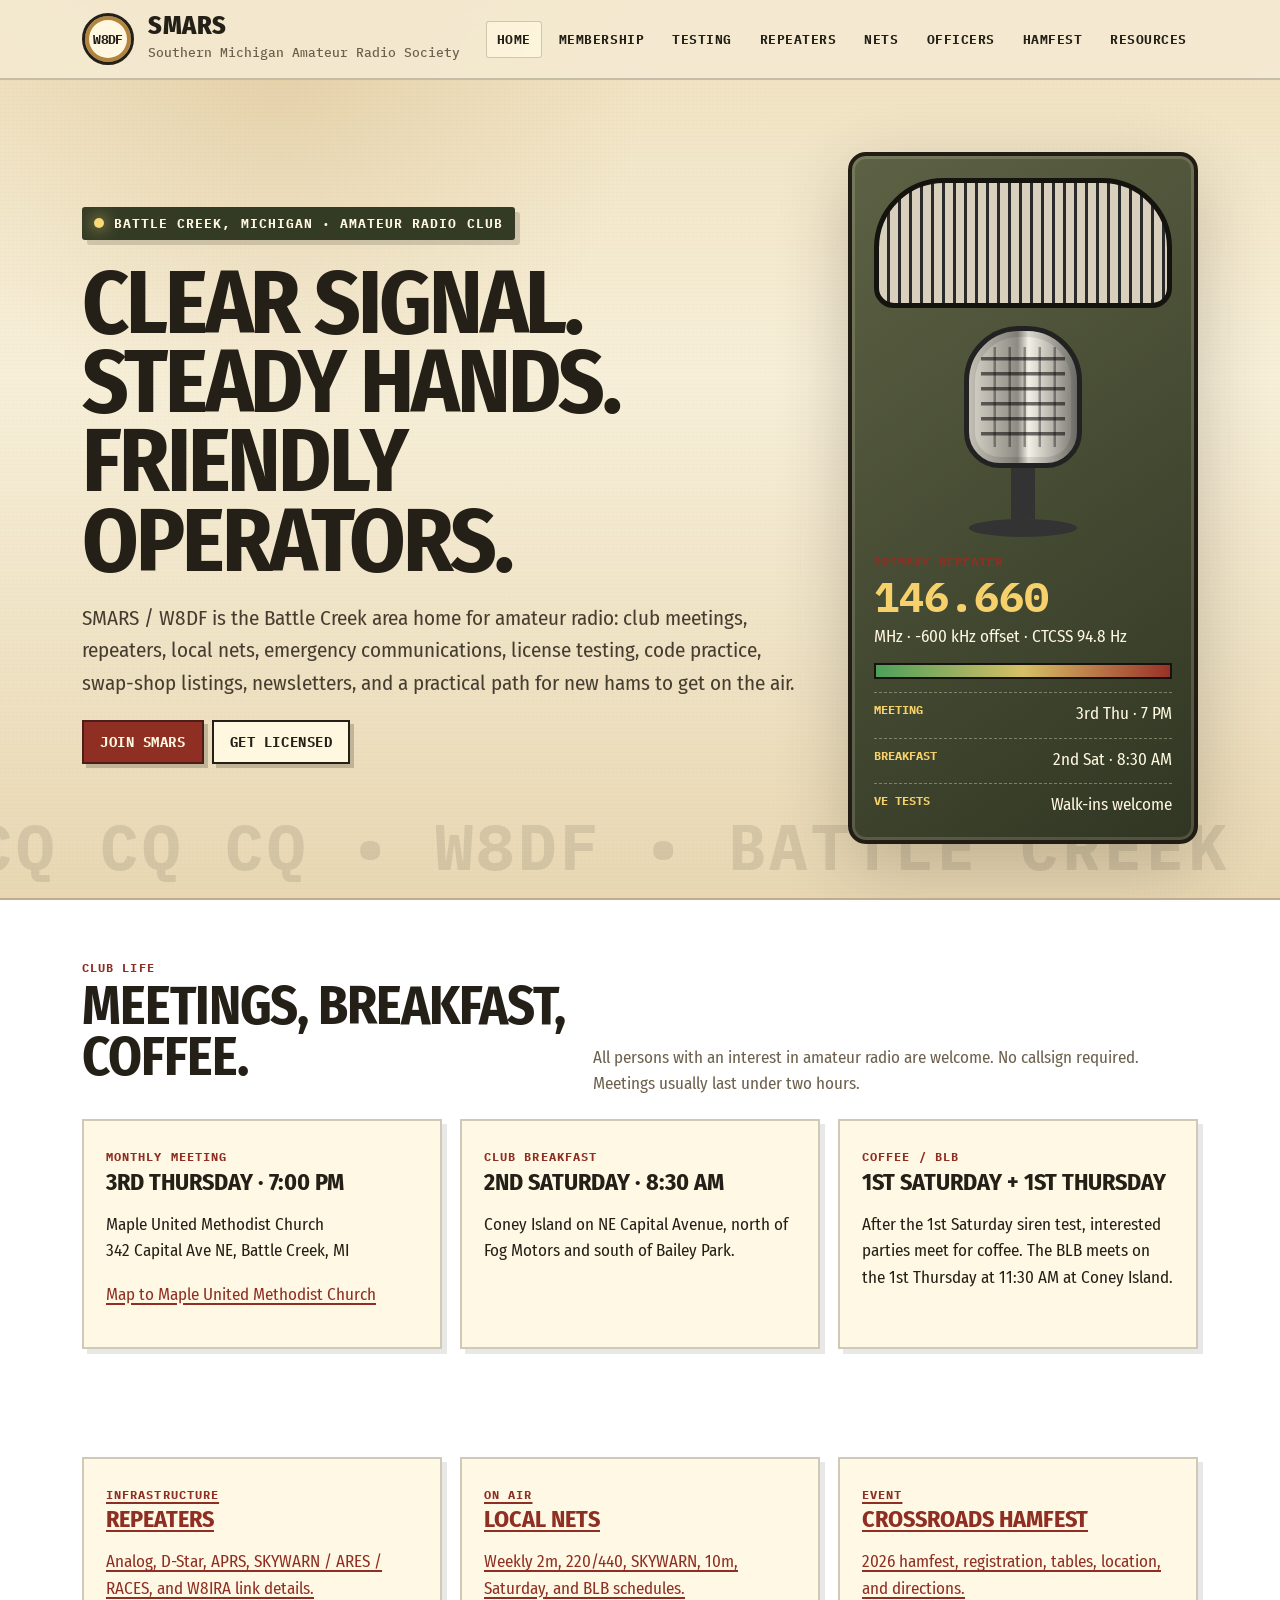
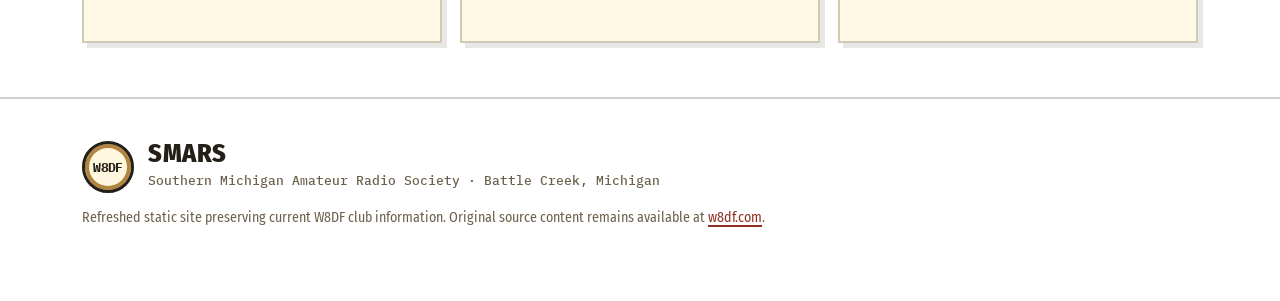
<file: index.html>
<!doctype html><html lang="en"><head><meta charset="utf-8"><meta name="viewport" content="width=device-width,initial-scale=1"><title>Home — SMARS W8DF</title><meta name="description" content="Southern Michigan Amateur Radio Society W8DF"><link rel="preconnect" href="https://fonts.googleapis.com"><link rel="preconnect" href="https://fonts.gstatic.com" crossorigin><link href="https://fonts.googleapis.com/css2?family=Fira+Sans+Condensed:wght@400;500;600;700;800&family=Special+Elite&family=IBM+Plex+Mono:wght@400;500;600;700&display=swap" rel="stylesheet"><link rel="stylesheet" href="styles.css"></head><body><header><div class="container nav"><a class="brand" href="index.html"><span class="badge">W8DF</span><span><strong>SMARS</strong><small>Southern Michigan Amateur Radio Society</small></span></a><nav class="links"><a class="active" href="index.html">Home</a><a class="" href="membership.html">Membership</a><a class="" href="testing.html">Testing</a><a class="" href="repeaters.html">Repeaters</a><a class="" href="nets.html">Nets</a><a class="" href="officers.html">Officers</a><a class="" href="hamfest.html">Hamfest</a><a class="" href="resources.html">Resources</a></nav></div></header>
<main id="top"><section class="hero"><div class="container hero-grid"><div><span class="kicker"><i class="lamp"></i> Battle Creek, Michigan · Amateur Radio Club</span><h1>Clear signal. Steady hands. Friendly operators.</h1><p class="lead">SMARS / W8DF is the Battle Creek area home for amateur radio: club meetings, repeaters, local nets, emergency communications, license testing, code practice, swap-shop listings, newsletters, and a practical path for new hams to get on the air.</p><p><a class="button" href="membership.html">Join SMARS</a><a class="button alt" href="testing.html">Get licensed</a></p></div><aside class="radio-card"><div class="microphone" aria-hidden="true"><div class="head"></div><div class="stem"></div><div class="base"></div></div><div class="label">Primary repeater</div><div class="freq">146.660</div><div>MHz · -600 kHz offset · CTCSS 94.8 Hz</div><div class="meter"></div><div class="quick"><div><b>Meeting</b><span>3rd Thu · 7 PM</span></div><div><b>Breakfast</b><span>2nd Sat · 8:30 AM</span></div><div><b>VE Tests</b><span>Walk-ins welcome</span></div></div></aside></div></section><section class="section"><div class="container"><div class="section-head"><div><span class="label">Club life</span><h2>Meetings, breakfast, coffee.</h2></div><p>All persons with an interest in amateur radio are welcome. No callsign required. Meetings usually last under two hours.</p></div><div class="grid three"><article class="card"><span class="label">Monthly meeting</span><h3>3rd Thursday · 7:00 PM</h3><p>Maple United Methodist Church<br>342 Capital Ave NE, Battle Creek, MI</p><p><a href="https://maps.google.com/?q=Maple+United+Methodist+Church+342+Capital+Ave+NE+Battle+Creek+MI" target="_blank" rel="noopener noreferrer">Map to Maple United Methodist Church</a></p></article><article class="card"><span class="label">Club breakfast</span><h3>2nd Saturday · 8:30 AM</h3><p>Coney Island on NE Capital Avenue, north of Fog Motors and south of Bailey Park.</p></article><article class="card"><span class="label">Coffee / BLB</span><h3>1st Saturday + 1st Thursday</h3><p>After the 1st Saturday siren test, interested parties meet for coffee. The BLB meets on the 1st Thursday at 11:30 AM at Coney Island.</p></article></div></div></section><section class="section"><div class="container grid three"><a class="card" href="repeaters.html"><span class="label">Infrastructure</span><h3>Repeaters</h3><p>Analog, D-Star, APRS, SKYWARN / ARES / RACES, and W8IRA link details.</p></a><a class="card" href="nets.html"><span class="label">On air</span><h3>Local nets</h3><p>Weekly 2m, 220/440, SKYWARN, 10m, Saturday, and BLB schedules.</p></a><a class="card" href="hamfest.html"><span class="label">Event</span><h3>Crossroads Hamfest</h3><p>2026 hamfest, registration, tables, location, and directions.</p></a></div></section></main>
<footer class="footer"><div class="container"><div class="brand"><span class="badge">W8DF</span><span><strong>SMARS</strong><small>Southern Michigan Amateur Radio Society · Battle Creek, Michigan</small></span></div><p class="small">Refreshed static site preserving current W8DF club information. Original source content remains available at <a href="https://w8df.com/" target="_blank" rel="noopener noreferrer">w8df.com</a>.</p></div></footer></body></html>
</file>
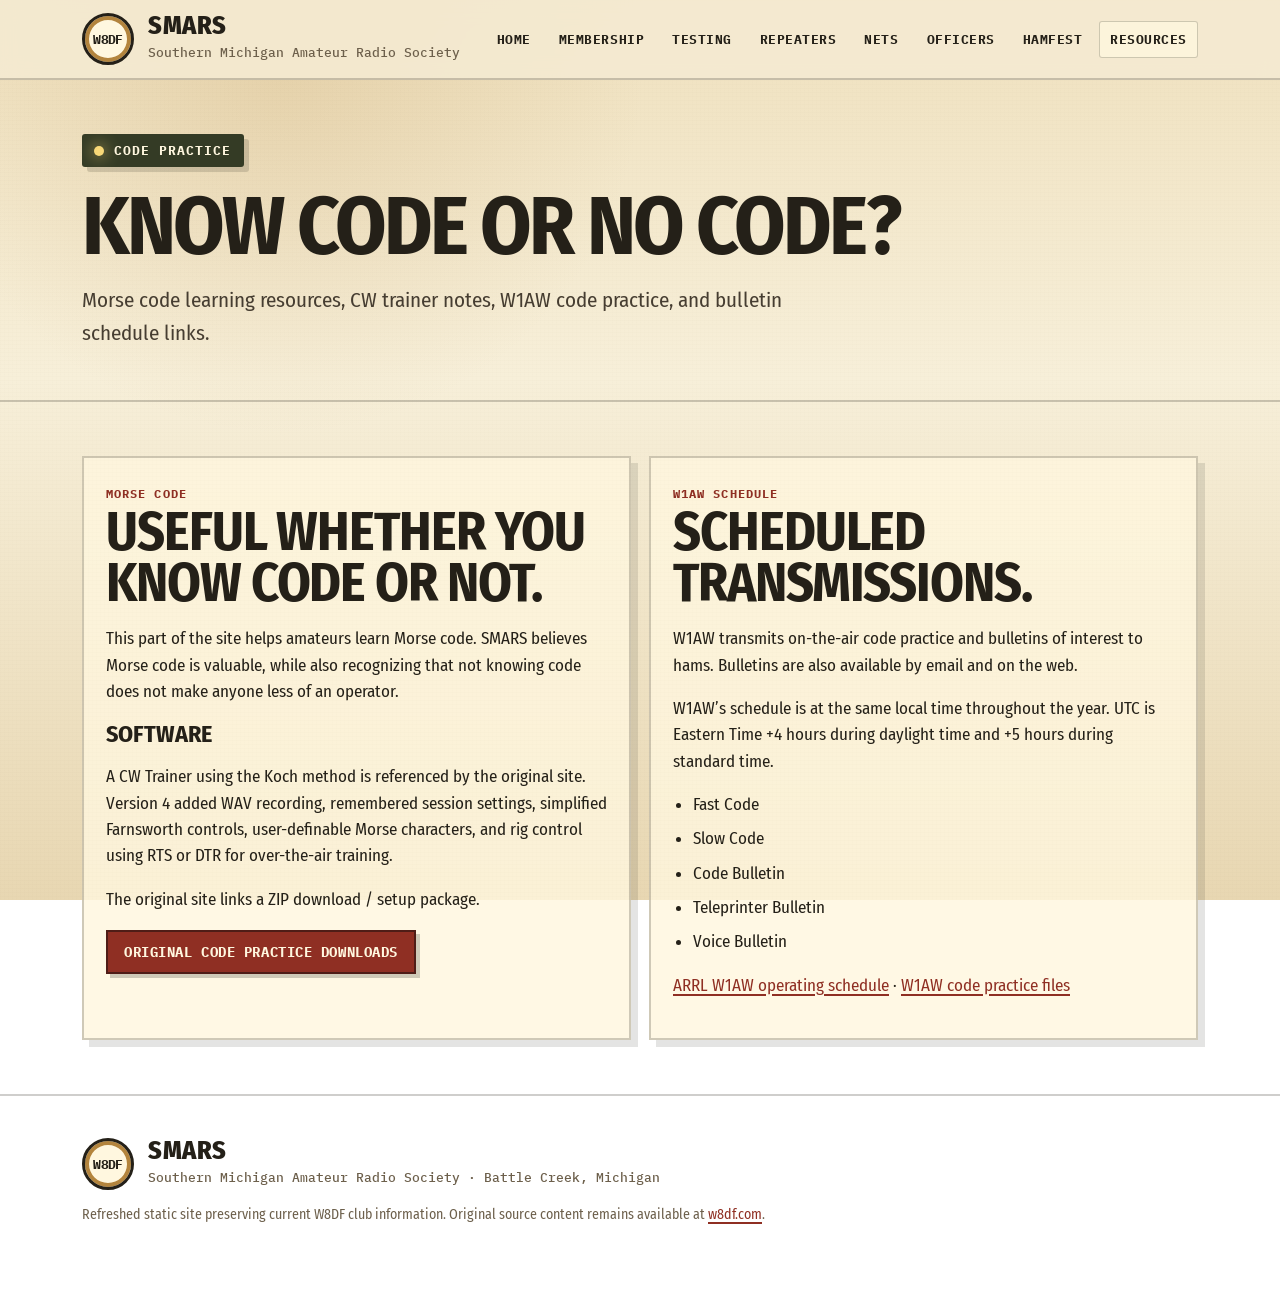
<file: code-practice.html>
<!doctype html><html lang="en"><head><meta charset="utf-8"><meta name="viewport" content="width=device-width,initial-scale=1"><title>Code Practice — SMARS W8DF</title><meta name="description" content="Southern Michigan Amateur Radio Society W8DF"><link rel="preconnect" href="https://fonts.googleapis.com"><link rel="preconnect" href="https://fonts.gstatic.com" crossorigin><link href="https://fonts.googleapis.com/css2?family=Fira+Sans+Condensed:wght@400;500;600;700;800&family=Special+Elite&family=IBM+Plex+Mono:wght@400;500;600;700&display=swap" rel="stylesheet"><link rel="stylesheet" href="styles.css"></head><body><header><div class="container nav"><a class="brand" href="index.html"><span class="badge">W8DF</span><span><strong>SMARS</strong><small>Southern Michigan Amateur Radio Society</small></span></a><nav class="links"><a class="" href="index.html">Home</a><a class="" href="membership.html">Membership</a><a class="" href="testing.html">Testing</a><a class="" href="repeaters.html">Repeaters</a><a class="" href="nets.html">Nets</a><a class="" href="officers.html">Officers</a><a class="" href="hamfest.html">Hamfest</a><a class="active" href="resources.html">Resources</a></nav></div></header><section class="page-title"><div class="container"><span class="kicker"><i class="lamp"></i>Code Practice</span><h1>Know code or no code?</h1><p class="lead">Morse code learning resources, CW trainer notes, W1AW code practice, and bulletin schedule links.</p></div></section><main><section class="section"><div class="container grid two"><article class="panel"><span class="label">Morse code</span><h2>Useful whether you know code or not.</h2><p>This part of the site helps amateurs learn Morse code. SMARS believes Morse code is valuable, while also recognizing that not knowing code does not make anyone less of an operator.</p><h3>Software</h3><p>A CW Trainer using the Koch method is referenced by the original site. Version 4 added WAV recording, remembered session settings, simplified Farnsworth controls, user-definable Morse characters, and rig control using RTS or DTR for over-the-air training.</p><p>The original site links a ZIP download / setup package.</p><p><a class="button" href="https://w8df.com/index.php?content=code_practice" target="_blank" rel="noopener noreferrer">Original code practice downloads</a></p></article><article class="panel"><span class="label">W1AW schedule</span><h2>Scheduled transmissions.</h2><p>W1AW transmits on-the-air code practice and bulletins of interest to hams. Bulletins are also available by email and on the web.</p><p>W1AW’s schedule is at the same local time throughout the year. UTC is Eastern Time +4 hours during daylight time and +5 hours during standard time.</p><ul class="list"><li>Fast Code</li><li>Slow Code</li><li>Code Bulletin</li><li>Teleprinter Bulletin</li><li>Voice Bulletin</li></ul><p><a href="https://www.arrl.org/w1aw-operating-schedule" target="_blank" rel="noopener noreferrer">ARRL W1AW operating schedule</a> · <a href="https://www.arrl.org/code-practice-files" target="_blank" rel="noopener noreferrer">W1AW code practice files</a></p></article></div></section></main><footer class="footer"><div class="container"><div class="brand"><span class="badge">W8DF</span><span><strong>SMARS</strong><small>Southern Michigan Amateur Radio Society · Battle Creek, Michigan</small></span></div><p class="small">Refreshed static site preserving current W8DF club information. Original source content remains available at <a href="https://w8df.com/" target="_blank" rel="noopener noreferrer">w8df.com</a>.</p></div></footer></body></html>
</file>
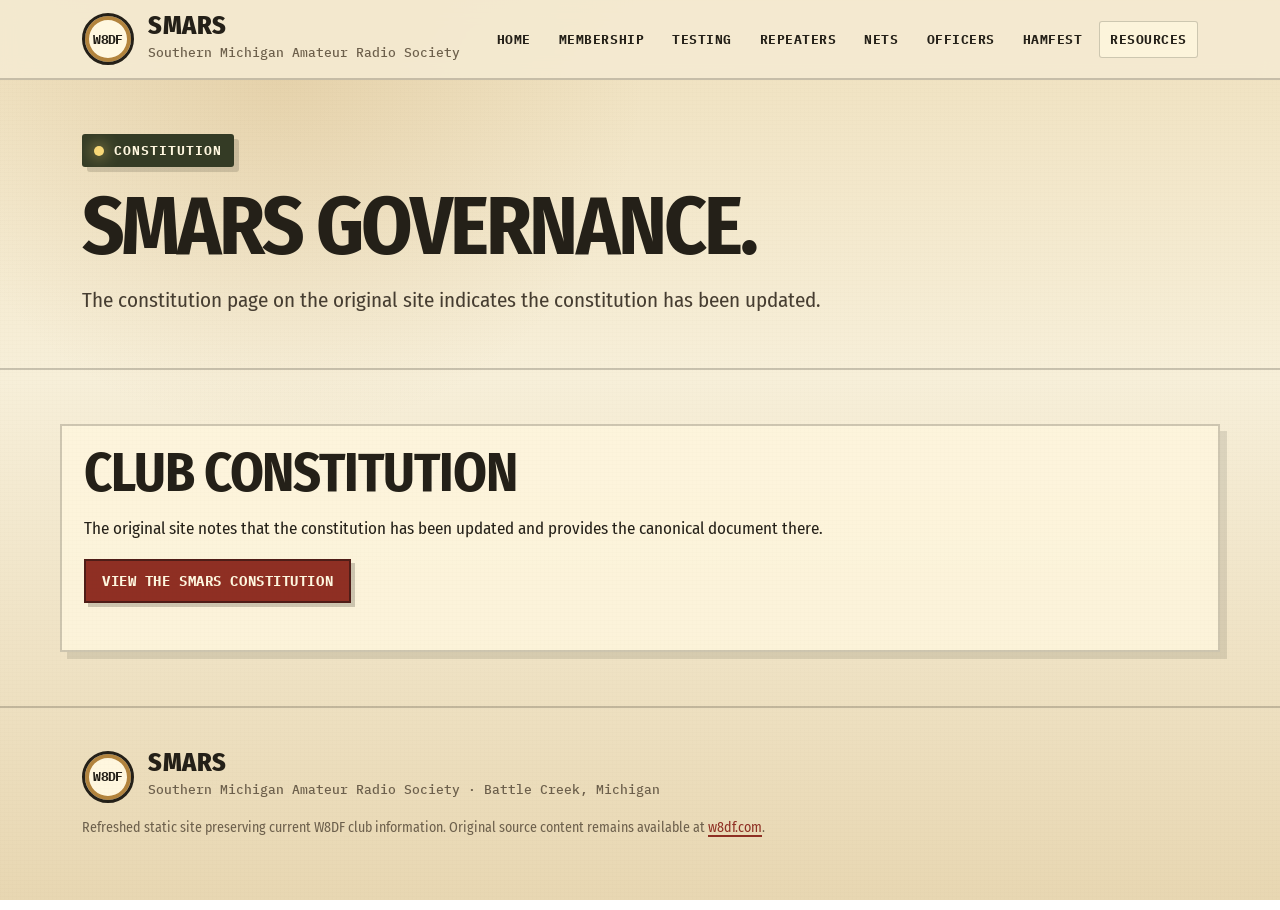
<file: constitution.html>
<!doctype html><html lang="en"><head><meta charset="utf-8"><meta name="viewport" content="width=device-width,initial-scale=1"><title>Constitution — SMARS W8DF</title><meta name="description" content="Southern Michigan Amateur Radio Society W8DF"><link rel="preconnect" href="https://fonts.googleapis.com"><link rel="preconnect" href="https://fonts.gstatic.com" crossorigin><link href="https://fonts.googleapis.com/css2?family=Fira+Sans+Condensed:wght@400;500;600;700;800&family=Special+Elite&family=IBM+Plex+Mono:wght@400;500;600;700&display=swap" rel="stylesheet"><link rel="stylesheet" href="styles.css"></head><body><header><div class="container nav"><a class="brand" href="index.html"><span class="badge">W8DF</span><span><strong>SMARS</strong><small>Southern Michigan Amateur Radio Society</small></span></a><nav class="links"><a class="" href="index.html">Home</a><a class="" href="membership.html">Membership</a><a class="" href="testing.html">Testing</a><a class="" href="repeaters.html">Repeaters</a><a class="" href="nets.html">Nets</a><a class="" href="officers.html">Officers</a><a class="" href="hamfest.html">Hamfest</a><a class="active" href="resources.html">Resources</a></nav></div></header><section class="page-title"><div class="container"><span class="kicker"><i class="lamp"></i>Constitution</span><h1>SMARS governance.</h1><p class="lead">The constitution page on the original site indicates the constitution has been updated.</p></div></section><main><section class="section"><div class="container panel"><h2>Club constitution</h2><p>The original site notes that the constitution has been updated and provides the canonical document there.</p><p><a class="button" href="https://w8df.com/index.php?content=constitution" target="_blank" rel="noopener noreferrer">View the SMARS Constitution</a></p></div></section></main><footer class="footer"><div class="container"><div class="brand"><span class="badge">W8DF</span><span><strong>SMARS</strong><small>Southern Michigan Amateur Radio Society · Battle Creek, Michigan</small></span></div><p class="small">Refreshed static site preserving current W8DF club information. Original source content remains available at <a href="https://w8df.com/" target="_blank" rel="noopener noreferrer">w8df.com</a>.</p></div></footer></body></html>
</file>
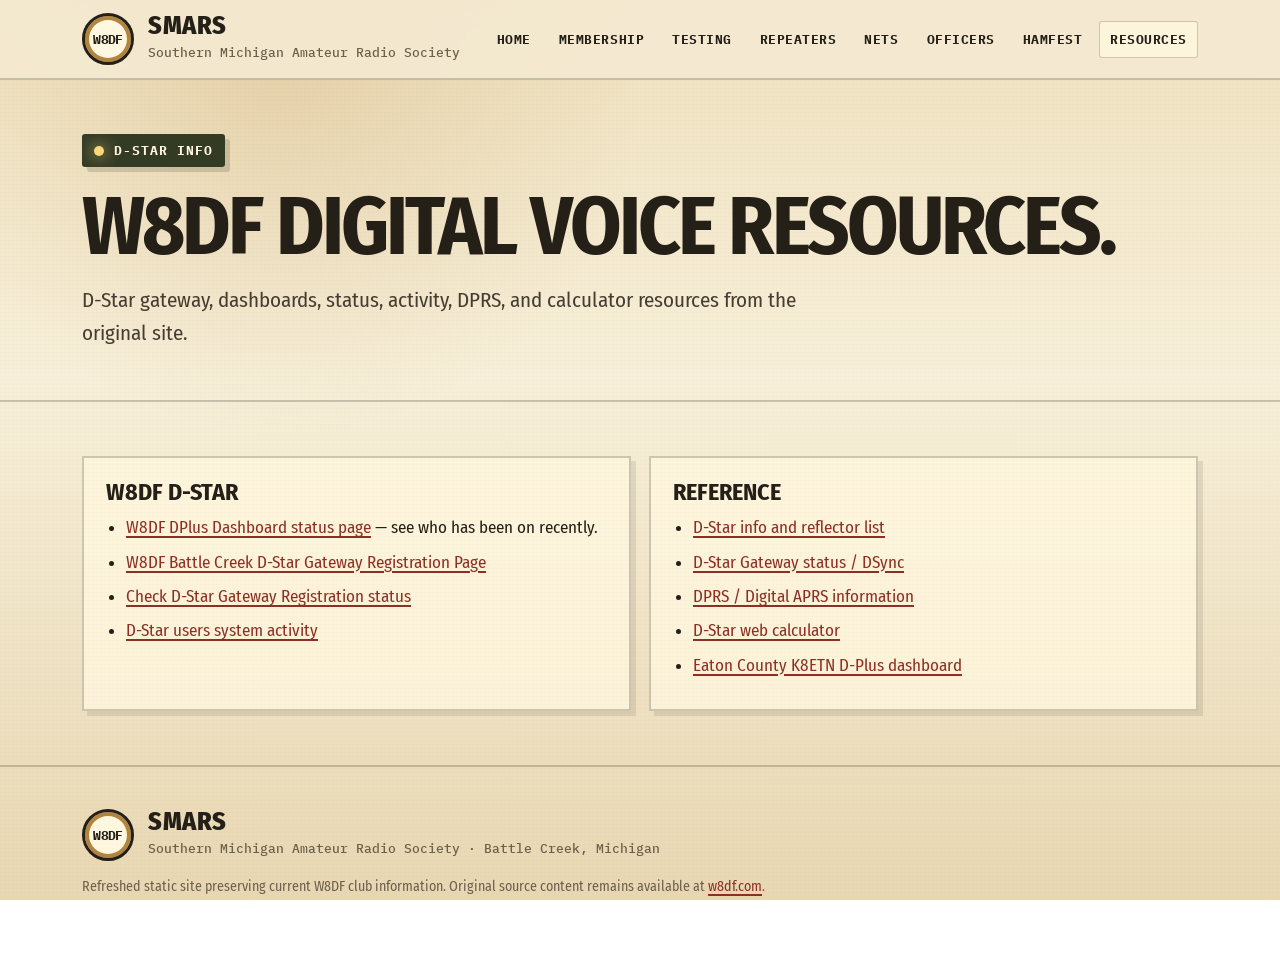
<file: dstar.html>
<!doctype html><html lang="en"><head><meta charset="utf-8"><meta name="viewport" content="width=device-width,initial-scale=1"><title>D-Star Info — SMARS W8DF</title><meta name="description" content="Southern Michigan Amateur Radio Society W8DF"><link rel="preconnect" href="https://fonts.googleapis.com"><link rel="preconnect" href="https://fonts.gstatic.com" crossorigin><link href="https://fonts.googleapis.com/css2?family=Fira+Sans+Condensed:wght@400;500;600;700;800&family=Special+Elite&family=IBM+Plex+Mono:wght@400;500;600;700&display=swap" rel="stylesheet"><link rel="stylesheet" href="styles.css"></head><body><header><div class="container nav"><a class="brand" href="index.html"><span class="badge">W8DF</span><span><strong>SMARS</strong><small>Southern Michigan Amateur Radio Society</small></span></a><nav class="links"><a class="" href="index.html">Home</a><a class="" href="membership.html">Membership</a><a class="" href="testing.html">Testing</a><a class="" href="repeaters.html">Repeaters</a><a class="" href="nets.html">Nets</a><a class="" href="officers.html">Officers</a><a class="" href="hamfest.html">Hamfest</a><a class="active" href="resources.html">Resources</a></nav></div></header><section class="page-title"><div class="container"><span class="kicker"><i class="lamp"></i>D-Star Info</span><h1>W8DF digital voice resources.</h1><p class="lead">D-Star gateway, dashboards, status, activity, DPRS, and calculator resources from the original site.</p></div></section><main><section class="section"><div class="container grid two"><article class="card"><h3>W8DF D-Star</h3><ul class="list"><li><a href="http://w8df.dstargateway.org" target="_blank" rel="noopener noreferrer">W8DF DPlus Dashboard status page</a> — see who has been on recently.</li><li><a href="http://w8df.dstargateway.org/Dstar.do" target="_blank" rel="noopener noreferrer">W8DF Battle Creek D-Star Gateway Registration Page</a></li><li><a href="http://dstar.prgm.org/cgi-bin/dstar-regcheck" target="_blank" rel="noopener noreferrer">Check D-Star Gateway Registration status</a></li><li><a href="http://www.dstarusers.org" target="_blank" rel="noopener noreferrer">D-Star users system activity</a></li></ul></article><article class="card"><h3>Reference</h3><ul class="list"><li><a href="http://www.dstarinfo.com" target="_blank" rel="noopener noreferrer">D-Star info and reflector list</a></li><li><a href="http://dsync.dstarusers.org/index.php" target="_blank" rel="noopener noreferrer">D-Star Gateway status / DSync</a></li><li><a href="http://www.aprs-is.net/dprs.aspx" target="_blank" rel="noopener noreferrer">DPRS / Digital APRS information</a></li><li><a href="http://www.dstarinfo.com/dstar-web-calculator.aspx" target="_blank" rel="noopener noreferrer">D-Star web calculator</a></li><li><a href="https://k8etn.ham-radio-op.net/" target="_blank" rel="noopener noreferrer">Eaton County K8ETN D-Plus dashboard</a></li></ul></article></div></section></main><footer class="footer"><div class="container"><div class="brand"><span class="badge">W8DF</span><span><strong>SMARS</strong><small>Southern Michigan Amateur Radio Society · Battle Creek, Michigan</small></span></div><p class="small">Refreshed static site preserving current W8DF club information. Original source content remains available at <a href="https://w8df.com/" target="_blank" rel="noopener noreferrer">w8df.com</a>.</p></div></footer></body></html>
</file>
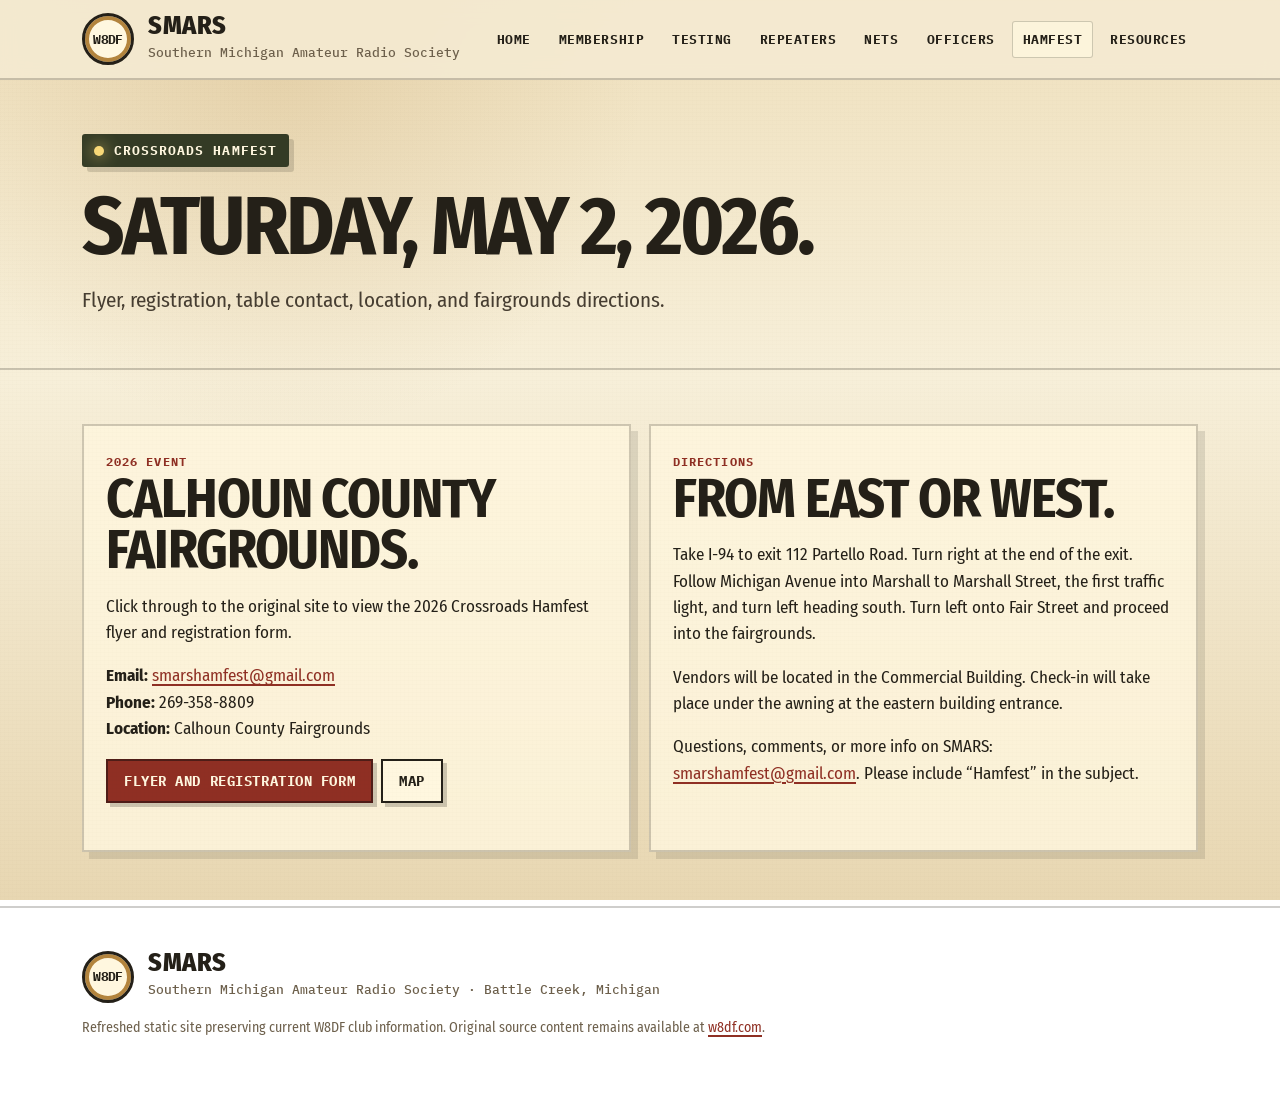
<file: hamfest.html>
<!doctype html><html lang="en"><head><meta charset="utf-8"><meta name="viewport" content="width=device-width,initial-scale=1"><title>Crossroads Hamfest — SMARS W8DF</title><meta name="description" content="Southern Michigan Amateur Radio Society W8DF"><link rel="preconnect" href="https://fonts.googleapis.com"><link rel="preconnect" href="https://fonts.gstatic.com" crossorigin><link href="https://fonts.googleapis.com/css2?family=Fira+Sans+Condensed:wght@400;500;600;700;800&family=Special+Elite&family=IBM+Plex+Mono:wght@400;500;600;700&display=swap" rel="stylesheet"><link rel="stylesheet" href="styles.css"></head><body><header><div class="container nav"><a class="brand" href="index.html"><span class="badge">W8DF</span><span><strong>SMARS</strong><small>Southern Michigan Amateur Radio Society</small></span></a><nav class="links"><a class="" href="index.html">Home</a><a class="" href="membership.html">Membership</a><a class="" href="testing.html">Testing</a><a class="" href="repeaters.html">Repeaters</a><a class="" href="nets.html">Nets</a><a class="" href="officers.html">Officers</a><a class="active" href="hamfest.html">Hamfest</a><a class="" href="resources.html">Resources</a></nav></div></header><section class="page-title"><div class="container"><span class="kicker"><i class="lamp"></i>Crossroads Hamfest</span><h1>Saturday, May 2, 2026.</h1><p class="lead">Flyer, registration, table contact, location, and fairgrounds directions.</p></div></section><main><section class="section"><div class="container grid two"><article class="panel"><span class="label">2026 event</span><h2>Calhoun County Fairgrounds.</h2><p>Click through to the original site to view the 2026 Crossroads Hamfest flyer and registration form.</p><p><b>Email:</b> <a href="mailto:smarshamfest@gmail.com">smarshamfest@gmail.com</a><br><b>Phone:</b> 269-358-8809<br><b>Location:</b> Calhoun County Fairgrounds</p><p><a class="button" href="https://w8df.com/index.php?content=hamfest" target="_blank" rel="noopener noreferrer">Flyer and registration form</a><a class="button alt" href="https://maps.google.com/?q=Calhoun+County+Fairgrounds+Marshall+MI" target="_blank" rel="noopener noreferrer">Map</a></p></article><article class="panel"><span class="label">Directions</span><h2>From east or west.</h2><p>Take I-94 to exit 112 Partello Road. Turn right at the end of the exit. Follow Michigan Avenue into Marshall to Marshall Street, the first traffic light, and turn left heading south. Turn left onto Fair Street and proceed into the fairgrounds.</p><p>Vendors will be located in the Commercial Building. Check-in will take place under the awning at the eastern building entrance.</p><p>Questions, comments, or more info on SMARS: <a href="mailto:smarshamfest@gmail.com">smarshamfest@gmail.com</a>. Please include “Hamfest” in the subject.</p></article></div></section></main><footer class="footer"><div class="container"><div class="brand"><span class="badge">W8DF</span><span><strong>SMARS</strong><small>Southern Michigan Amateur Radio Society · Battle Creek, Michigan</small></span></div><p class="small">Refreshed static site preserving current W8DF club information. Original source content remains available at <a href="https://w8df.com/" target="_blank" rel="noopener noreferrer">w8df.com</a>.</p></div></footer></body></html>
</file>
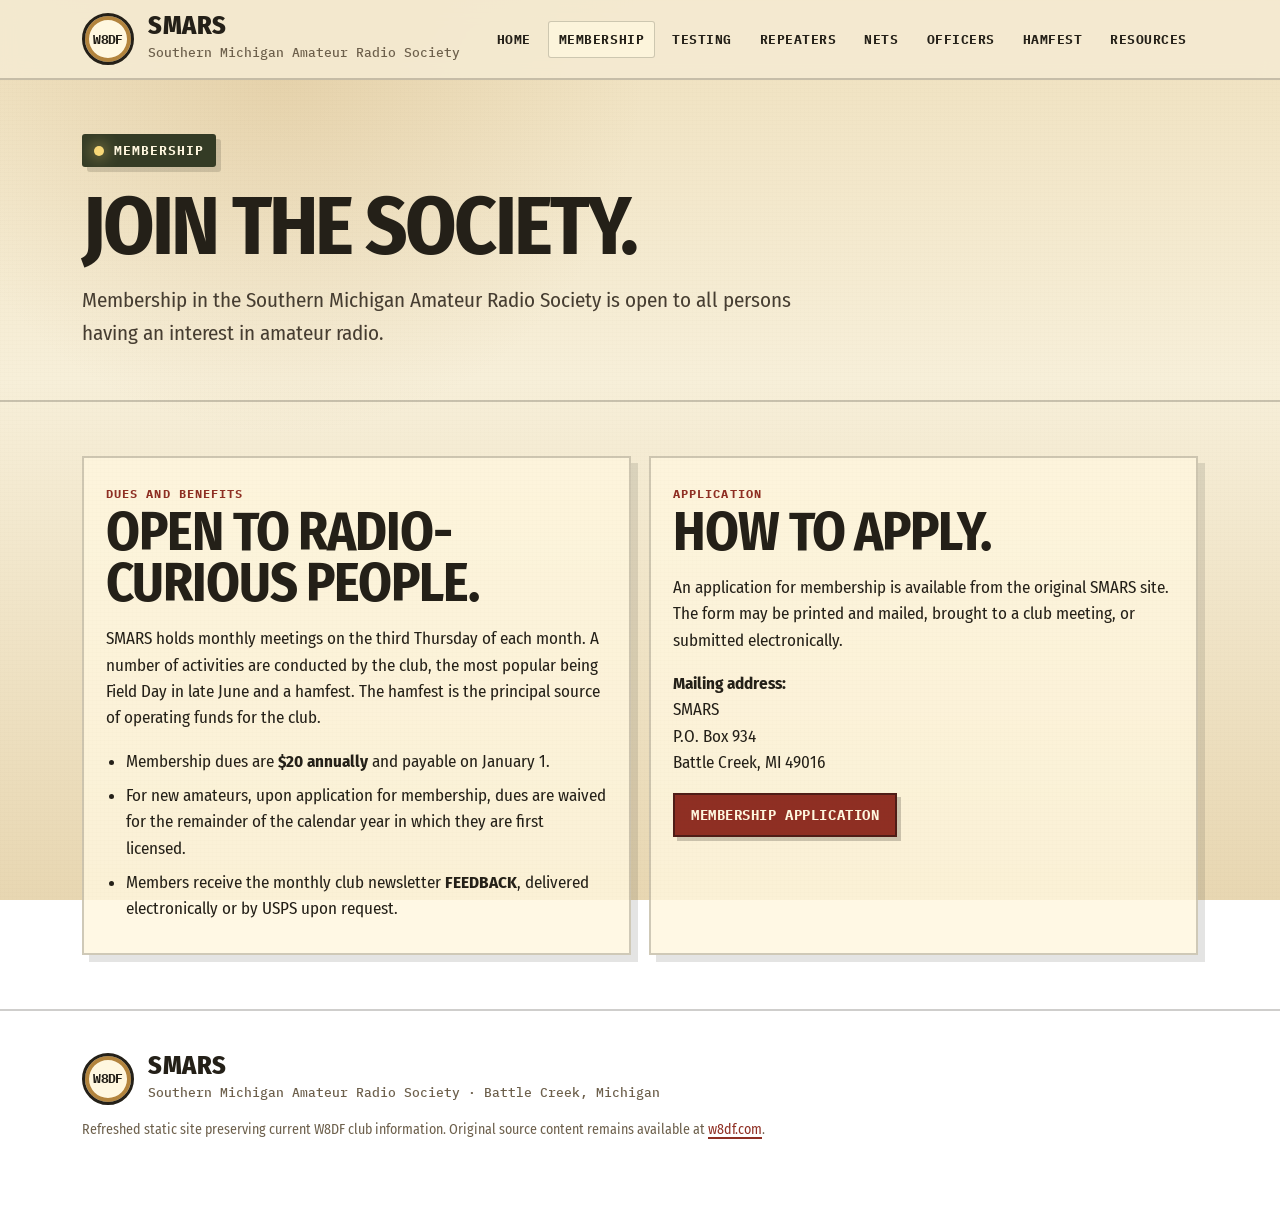
<file: membership.html>
<!doctype html><html lang="en"><head><meta charset="utf-8"><meta name="viewport" content="width=device-width,initial-scale=1"><title>Membership — SMARS W8DF</title><meta name="description" content="Southern Michigan Amateur Radio Society W8DF"><link rel="preconnect" href="https://fonts.googleapis.com"><link rel="preconnect" href="https://fonts.gstatic.com" crossorigin><link href="https://fonts.googleapis.com/css2?family=Fira+Sans+Condensed:wght@400;500;600;700;800&family=Special+Elite&family=IBM+Plex+Mono:wght@400;500;600;700&display=swap" rel="stylesheet"><link rel="stylesheet" href="styles.css"></head><body><header><div class="container nav"><a class="brand" href="index.html"><span class="badge">W8DF</span><span><strong>SMARS</strong><small>Southern Michigan Amateur Radio Society</small></span></a><nav class="links"><a class="" href="index.html">Home</a><a class="active" href="membership.html">Membership</a><a class="" href="testing.html">Testing</a><a class="" href="repeaters.html">Repeaters</a><a class="" href="nets.html">Nets</a><a class="" href="officers.html">Officers</a><a class="" href="hamfest.html">Hamfest</a><a class="" href="resources.html">Resources</a></nav></div></header><section class="page-title"><div class="container"><span class="kicker"><i class="lamp"></i>Membership</span><h1>Join the society.</h1><p class="lead">Membership in the Southern Michigan Amateur Radio Society is open to all persons having an interest in amateur radio.</p></div></section><main><section class="section"><div class="container grid two"><article class="panel"><span class="label">Dues and benefits</span><h2>Open to radio-curious people.</h2><p>SMARS holds monthly meetings on the third Thursday of each month. A number of activities are conducted by the club, the most popular being Field Day in late June and a hamfest. The hamfest is the principal source of operating funds for the club.</p><ul class="list"><li>Membership dues are <b>$20 annually</b> and payable on January 1.</li><li>For new amateurs, upon application for membership, dues are waived for the remainder of the calendar year in which they are first licensed.</li><li>Members receive the monthly club newsletter <b>FEEDBACK</b>, delivered electronically or by USPS upon request.</li></ul></article><article class="panel"><span class="label">Application</span><h2>How to apply.</h2><p>An application for membership is available from the original SMARS site. The form may be printed and mailed, brought to a club meeting, or submitted electronically.</p><p><b>Mailing address:</b><br>SMARS<br>P.O. Box 934<br>Battle Creek, MI 49016</p><p><a class="button" href="https://w8df.com/index.php?content=membership" target="_blank" rel="noopener noreferrer">Membership application</a></p></article></div></section></main><footer class="footer"><div class="container"><div class="brand"><span class="badge">W8DF</span><span><strong>SMARS</strong><small>Southern Michigan Amateur Radio Society · Battle Creek, Michigan</small></span></div><p class="small">Refreshed static site preserving current W8DF club information. Original source content remains available at <a href="https://w8df.com/" target="_blank" rel="noopener noreferrer">w8df.com</a>.</p></div></footer></body></html>
</file>
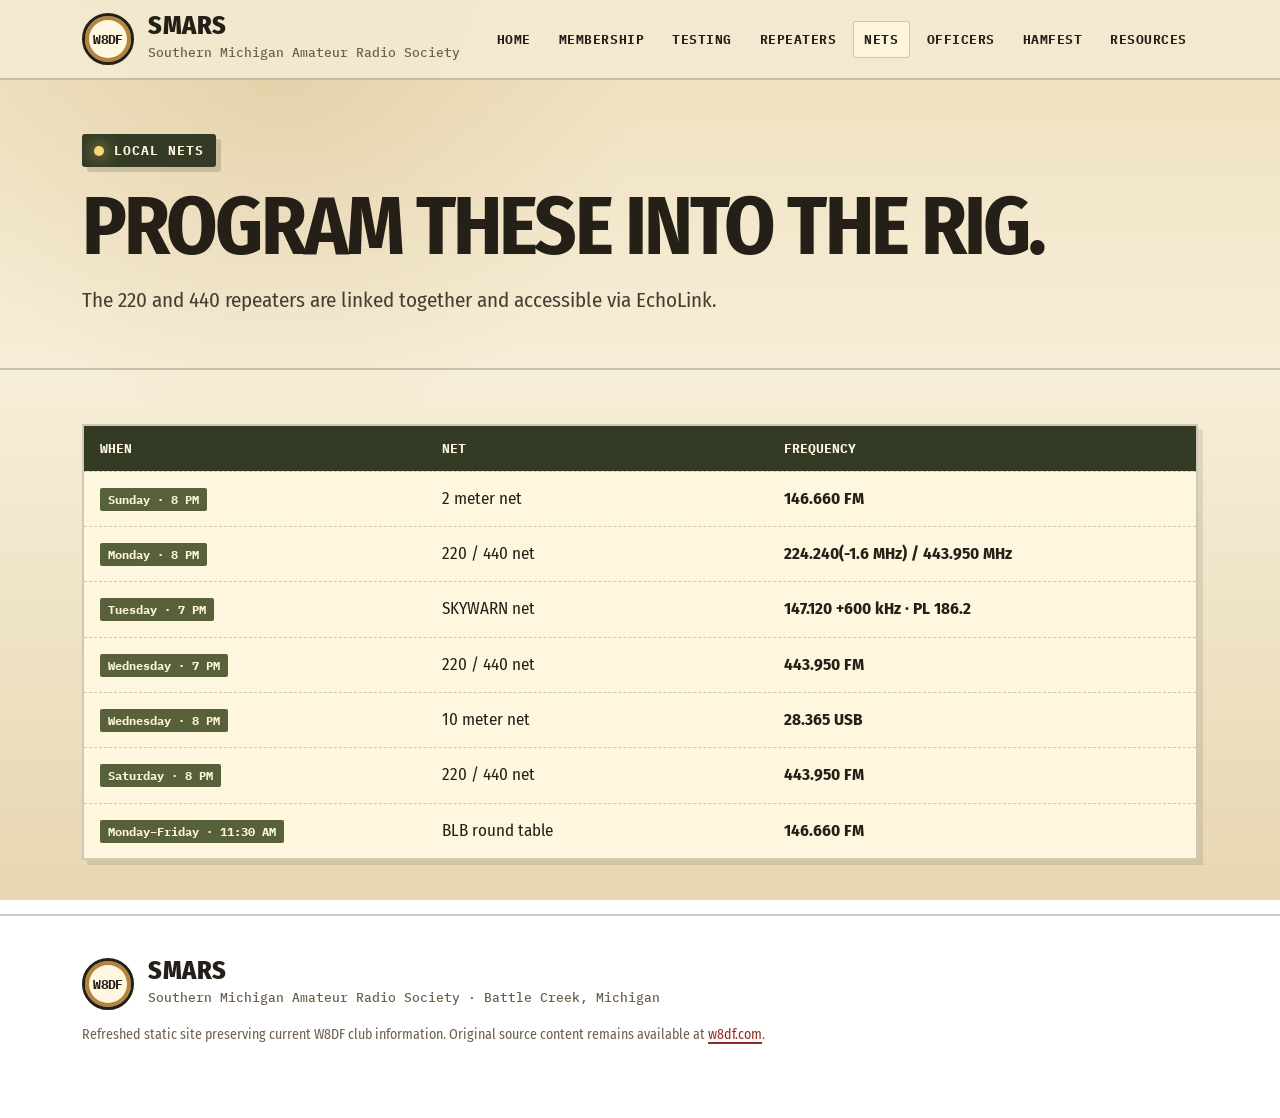
<file: nets.html>
<!doctype html><html lang="en"><head><meta charset="utf-8"><meta name="viewport" content="width=device-width,initial-scale=1"><title>Local Nets — SMARS W8DF</title><meta name="description" content="Southern Michigan Amateur Radio Society W8DF"><link rel="preconnect" href="https://fonts.googleapis.com"><link rel="preconnect" href="https://fonts.gstatic.com" crossorigin><link href="https://fonts.googleapis.com/css2?family=Fira+Sans+Condensed:wght@400;500;600;700;800&family=Special+Elite&family=IBM+Plex+Mono:wght@400;500;600;700&display=swap" rel="stylesheet"><link rel="stylesheet" href="styles.css"></head><body><header><div class="container nav"><a class="brand" href="index.html"><span class="badge">W8DF</span><span><strong>SMARS</strong><small>Southern Michigan Amateur Radio Society</small></span></a><nav class="links"><a class="" href="index.html">Home</a><a class="" href="membership.html">Membership</a><a class="" href="testing.html">Testing</a><a class="" href="repeaters.html">Repeaters</a><a class="active" href="nets.html">Nets</a><a class="" href="officers.html">Officers</a><a class="" href="hamfest.html">Hamfest</a><a class="" href="resources.html">Resources</a></nav></div></header><section class="page-title"><div class="container"><span class="kicker"><i class="lamp"></i>Local Nets</span><h1>Program these into the rig.</h1><p class="lead">The 220 and 440 repeaters are linked together and accessible via EchoLink.</p></div></section><main><section class="section"><div class="container"><div class="table"><div class="row"><div>When</div><div>Net</div><div>Frequency</div></div><div class="row"><div><span class="pill">Sunday · 8 PM</span></div><div>2 meter net</div><div><b>146.660 FM</b></div></div><div class="row"><div><span class="pill">Monday · 8 PM</span></div><div>220 / 440 net</div><div><b>224.240(-1.6 MHz) / 443.950 MHz</b></div></div><div class="row"><div><span class="pill">Tuesday · 7 PM</span></div><div>SKYWARN net</div><div><b>147.120 +600 kHz · PL 186.2</b></div></div><div class="row"><div><span class="pill">Wednesday · 7 PM</span></div><div>220 / 440 net</div><div><b>443.950 FM</b></div></div><div class="row"><div><span class="pill">Wednesday · 8 PM</span></div><div>10 meter net</div><div><b>28.365 USB</b></div></div><div class="row"><div><span class="pill">Saturday · 8 PM</span></div><div>220 / 440 net</div><div><b>443.950 FM</b></div></div><div class="row"><div><span class="pill">Monday–Friday · 11:30 AM</span></div><div>BLB round table</div><div><b>146.660 FM</b></div></div></div></div></section></main><footer class="footer"><div class="container"><div class="brand"><span class="badge">W8DF</span><span><strong>SMARS</strong><small>Southern Michigan Amateur Radio Society · Battle Creek, Michigan</small></span></div><p class="small">Refreshed static site preserving current W8DF club information. Original source content remains available at <a href="https://w8df.com/" target="_blank" rel="noopener noreferrer">w8df.com</a>.</p></div></footer></body></html>
</file>
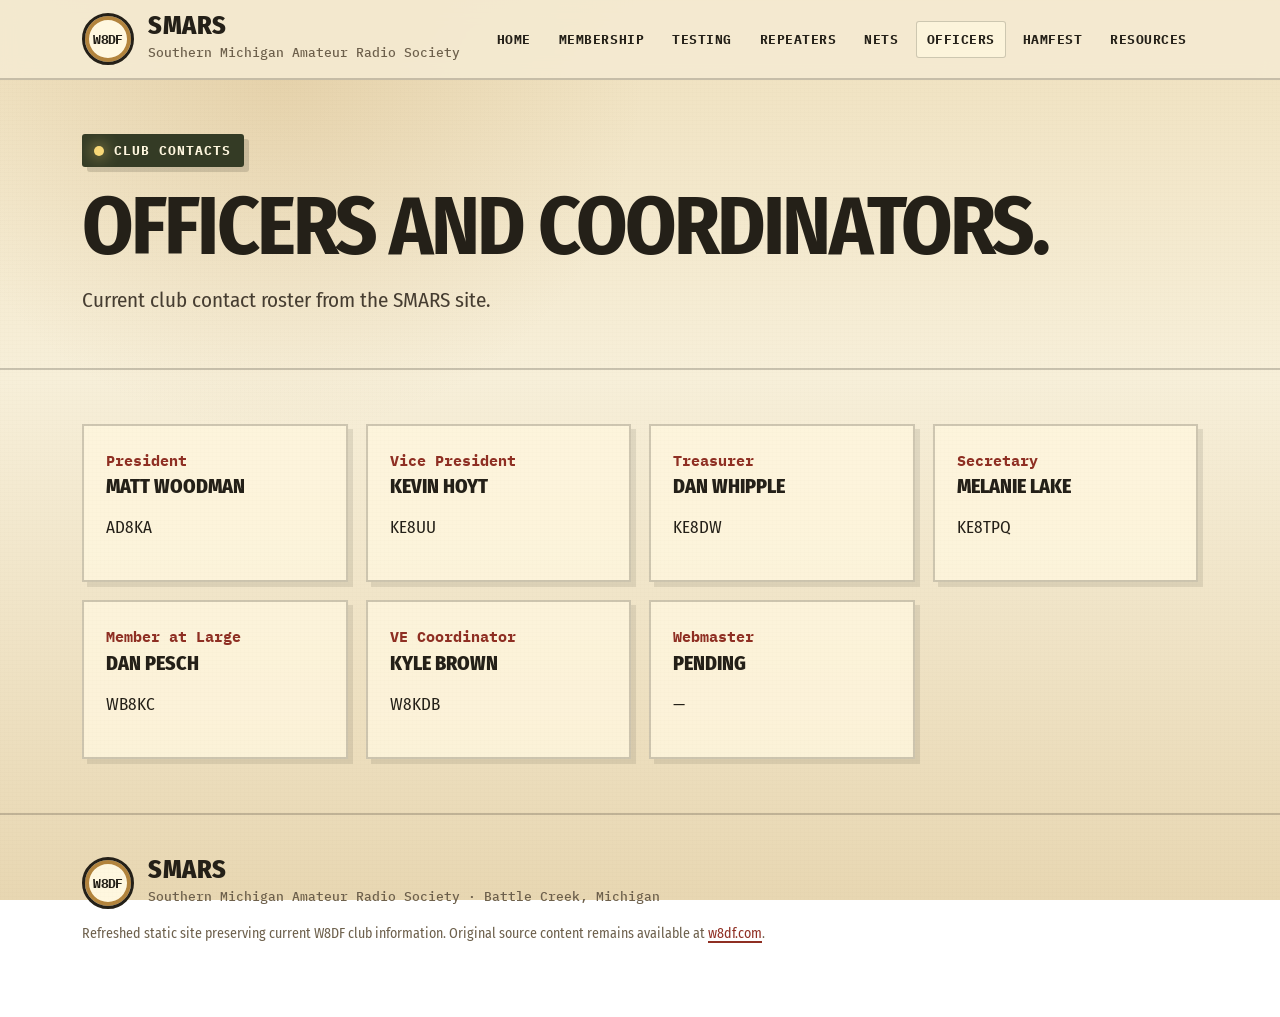
<file: officers.html>
<!doctype html><html lang="en"><head><meta charset="utf-8"><meta name="viewport" content="width=device-width,initial-scale=1"><title>Officers — SMARS W8DF</title><meta name="description" content="Southern Michigan Amateur Radio Society W8DF"><link rel="preconnect" href="https://fonts.googleapis.com"><link rel="preconnect" href="https://fonts.gstatic.com" crossorigin><link href="https://fonts.googleapis.com/css2?family=Fira+Sans+Condensed:wght@400;500;600;700;800&family=Special+Elite&family=IBM+Plex+Mono:wght@400;500;600;700&display=swap" rel="stylesheet"><link rel="stylesheet" href="styles.css"></head><body><header><div class="container nav"><a class="brand" href="index.html"><span class="badge">W8DF</span><span><strong>SMARS</strong><small>Southern Michigan Amateur Radio Society</small></span></a><nav class="links"><a class="" href="index.html">Home</a><a class="" href="membership.html">Membership</a><a class="" href="testing.html">Testing</a><a class="" href="repeaters.html">Repeaters</a><a class="" href="nets.html">Nets</a><a class="active" href="officers.html">Officers</a><a class="" href="hamfest.html">Hamfest</a><a class="" href="resources.html">Resources</a></nav></div></header><section class="page-title"><div class="container"><span class="kicker"><i class="lamp"></i>Club Contacts</span><h1>Officers and coordinators.</h1><p class="lead">Current club contact roster from the SMARS site.</p></div></section><main><section class="section"><div class="container grid four"><div class="card officer"><span>President</span><strong>Matt Woodman</strong><p>AD8KA</p></div><div class="card officer"><span>Vice President</span><strong>Kevin Hoyt</strong><p>KE8UU</p></div><div class="card officer"><span>Treasurer</span><strong>Dan Whipple</strong><p>KE8DW</p></div><div class="card officer"><span>Secretary</span><strong>Melanie Lake</strong><p>KE8TPQ</p></div><div class="card officer"><span>Member at Large</span><strong>Dan Pesch</strong><p>WB8KC</p></div><div class="card officer"><span>VE Coordinator</span><strong>Kyle Brown</strong><p>W8KDB</p></div><div class="card officer"><span>Webmaster</span><strong>Pending</strong><p>—</p></div></div></section></main><footer class="footer"><div class="container"><div class="brand"><span class="badge">W8DF</span><span><strong>SMARS</strong><small>Southern Michigan Amateur Radio Society · Battle Creek, Michigan</small></span></div><p class="small">Refreshed static site preserving current W8DF club information. Original source content remains available at <a href="https://w8df.com/" target="_blank" rel="noopener noreferrer">w8df.com</a>.</p></div></footer></body></html>
</file>
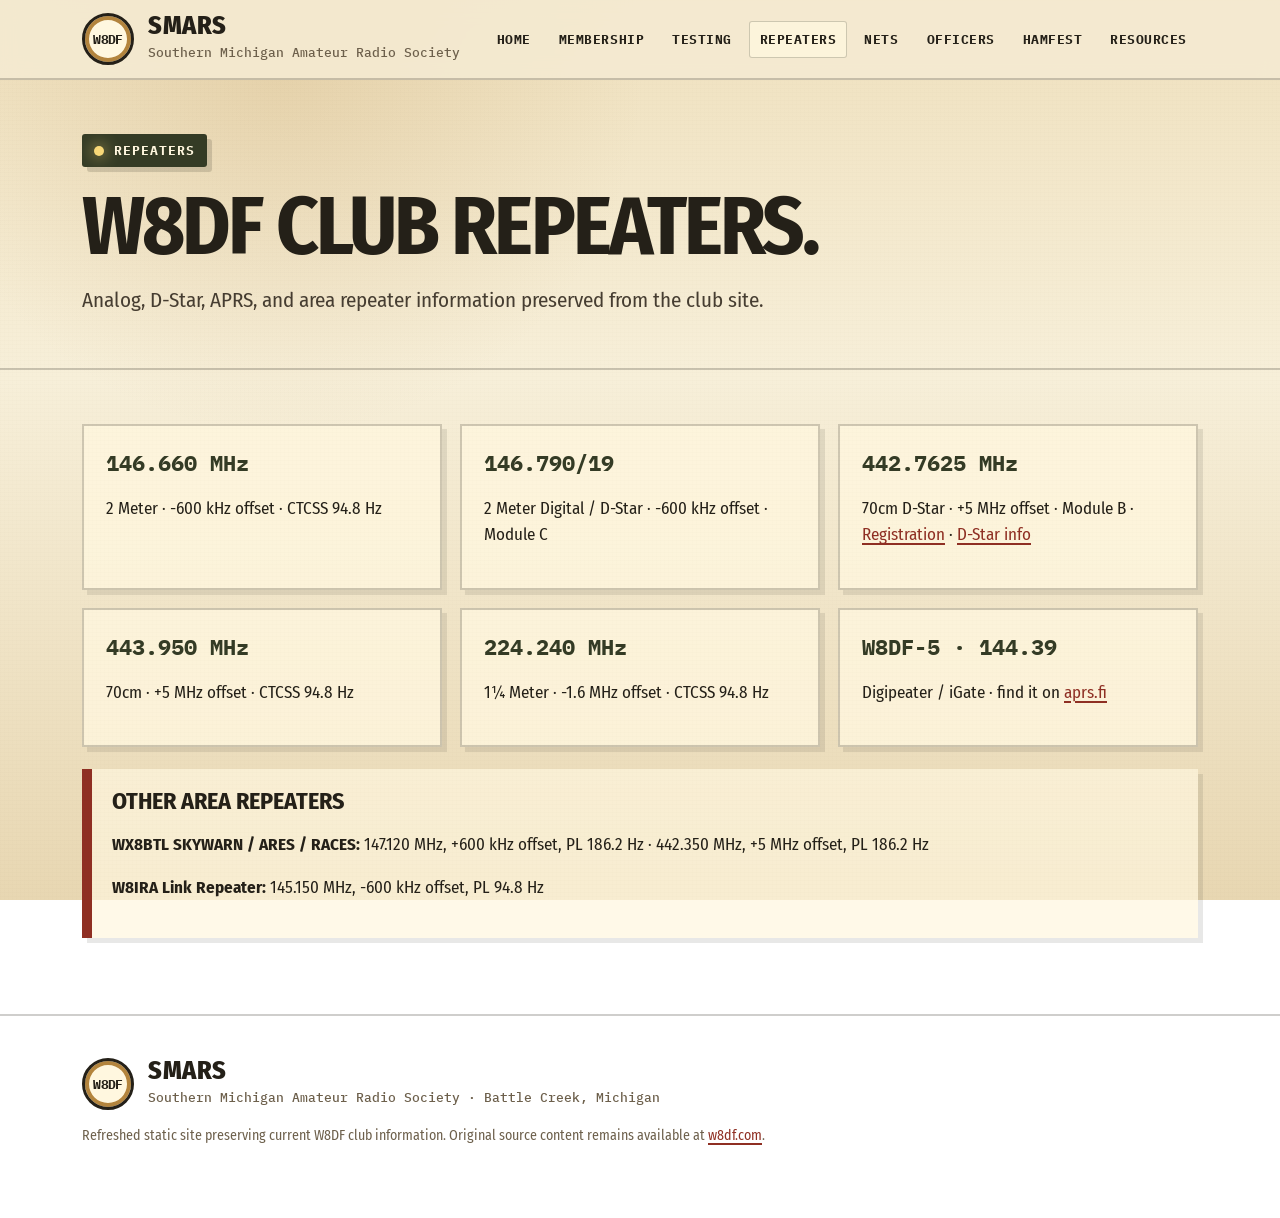
<file: repeaters.html>
<!doctype html><html lang="en"><head><meta charset="utf-8"><meta name="viewport" content="width=device-width,initial-scale=1"><title>Repeaters — SMARS W8DF</title><meta name="description" content="Southern Michigan Amateur Radio Society W8DF"><link rel="preconnect" href="https://fonts.googleapis.com"><link rel="preconnect" href="https://fonts.gstatic.com" crossorigin><link href="https://fonts.googleapis.com/css2?family=Fira+Sans+Condensed:wght@400;500;600;700;800&family=Special+Elite&family=IBM+Plex+Mono:wght@400;500;600;700&display=swap" rel="stylesheet"><link rel="stylesheet" href="styles.css"></head><body><header><div class="container nav"><a class="brand" href="index.html"><span class="badge">W8DF</span><span><strong>SMARS</strong><small>Southern Michigan Amateur Radio Society</small></span></a><nav class="links"><a class="" href="index.html">Home</a><a class="" href="membership.html">Membership</a><a class="" href="testing.html">Testing</a><a class="active" href="repeaters.html">Repeaters</a><a class="" href="nets.html">Nets</a><a class="" href="officers.html">Officers</a><a class="" href="hamfest.html">Hamfest</a><a class="" href="resources.html">Resources</a></nav></div></header><section class="page-title"><div class="container"><span class="kicker"><i class="lamp"></i>Repeaters</span><h1>W8DF club repeaters.</h1><p class="lead">Analog, D-Star, APRS, and area repeater information preserved from the club site.</p></div></section><main><section class="section"><div class="container"><div class="grid three"><div class="card"><span class="big">146.660 MHz</span><p>2 Meter · -600 kHz offset · CTCSS 94.8 Hz</p></div><div class="card"><span class="big">146.790/19</span><p>2 Meter Digital / D-Star · -600 kHz offset · Module C</p></div><div class="card"><span class="big">442.7625 MHz</span><p>70cm D-Star · +5 MHz offset · Module B · <a href="http://w8df.dstargateway.org/Dstar.do" target="_blank" rel="noopener noreferrer">Registration</a> · <a href="dstar.html">D-Star info</a></p></div><div class="card"><span class="big">443.950 MHz</span><p>70cm · +5 MHz offset · CTCSS 94.8 Hz</p></div><div class="card"><span class="big">224.240 MHz</span><p>1¼ Meter · -1.6 MHz offset · CTCSS 94.8 Hz</p></div><div class="card"><span class="big">W8DF-5 · 144.39</span><p>Digipeater / iGate · find it on <a href="https://aprs.fi/" target="_blank" rel="noopener noreferrer">aprs.fi</a></p></div></div><div class="callout"><h3>Other area repeaters</h3><p><b>WX8BTL SKYWARN / ARES / RACES:</b> 147.120 MHz, +600 kHz offset, PL 186.2 Hz · 442.350 MHz, +5 MHz offset, PL 186.2 Hz</p><p><b>W8IRA Link Repeater:</b> 145.150 MHz, -600 kHz offset, PL 94.8 Hz</p></div></div></section></main><footer class="footer"><div class="container"><div class="brand"><span class="badge">W8DF</span><span><strong>SMARS</strong><small>Southern Michigan Amateur Radio Society · Battle Creek, Michigan</small></span></div><p class="small">Refreshed static site preserving current W8DF club information. Original source content remains available at <a href="https://w8df.com/" target="_blank" rel="noopener noreferrer">w8df.com</a>.</p></div></footer></body></html>
</file>
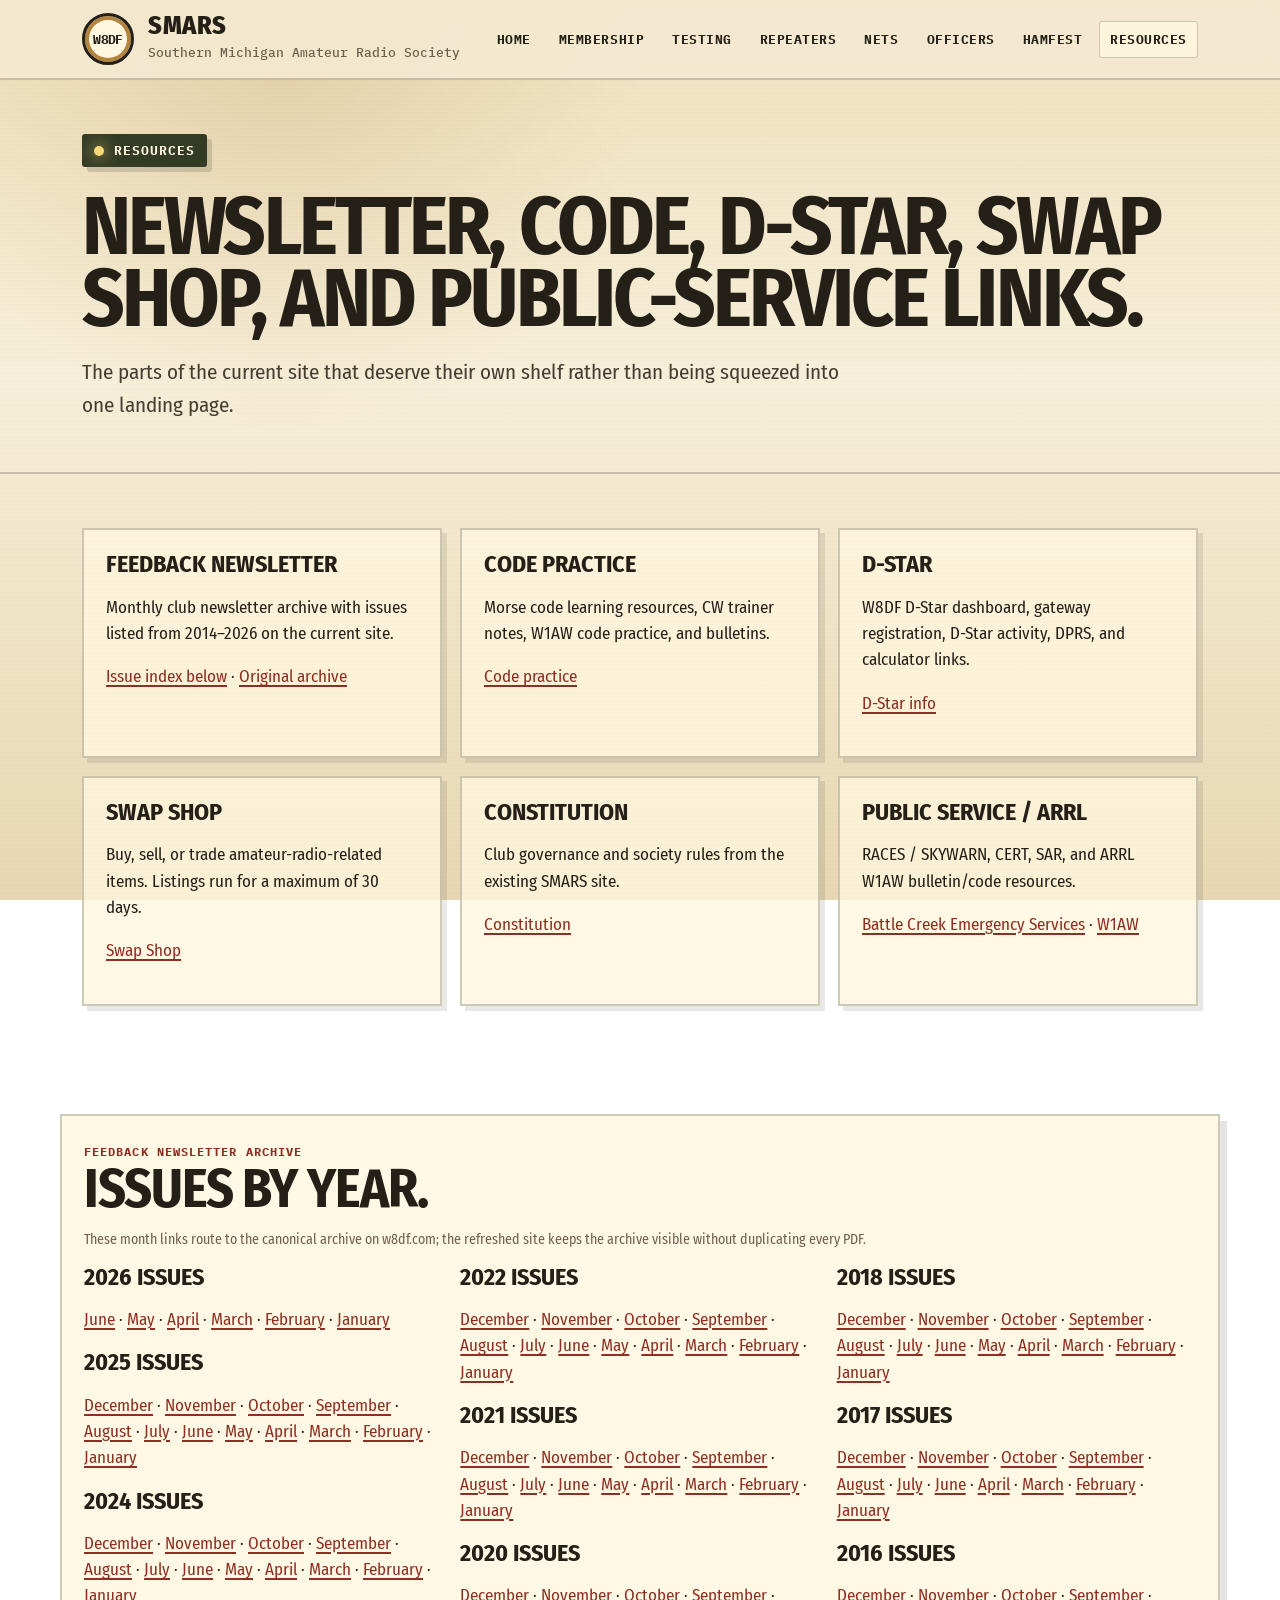
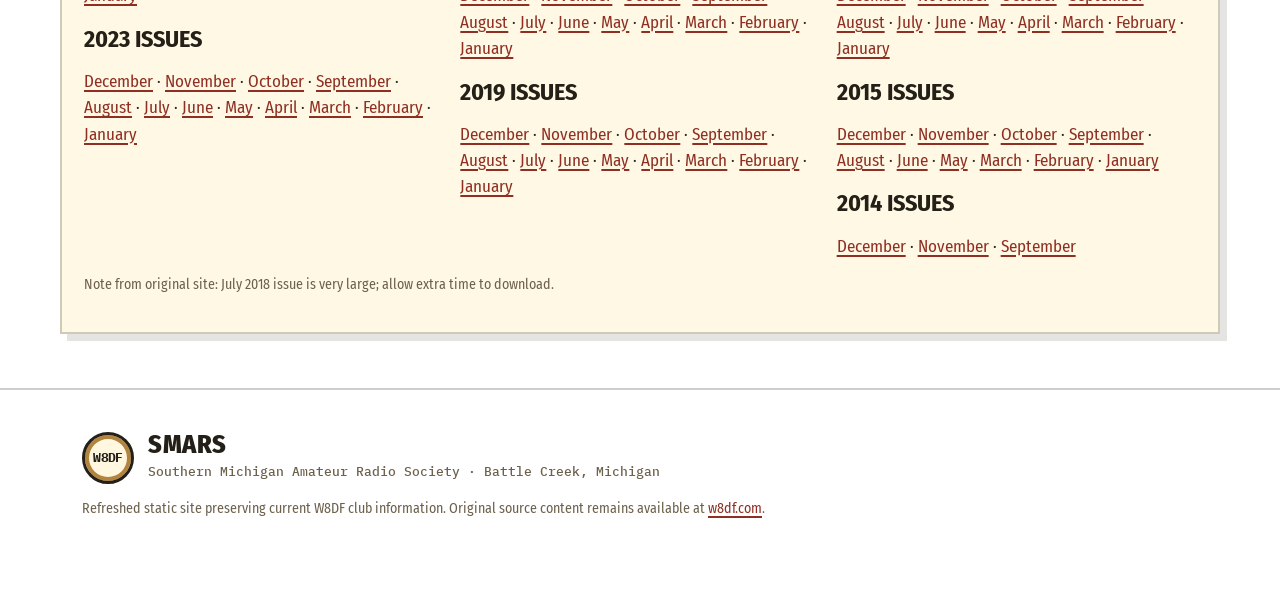
<file: resources.html>
<!doctype html><html lang="en"><head><meta charset="utf-8"><meta name="viewport" content="width=device-width,initial-scale=1"><title>Resources — SMARS W8DF</title><meta name="description" content="Southern Michigan Amateur Radio Society W8DF"><link rel="preconnect" href="https://fonts.googleapis.com"><link rel="preconnect" href="https://fonts.gstatic.com" crossorigin><link href="https://fonts.googleapis.com/css2?family=Fira+Sans+Condensed:wght@400;500;600;700;800&family=Special+Elite&family=IBM+Plex+Mono:wght@400;500;600;700&display=swap" rel="stylesheet"><link rel="stylesheet" href="styles.css"></head><body><header><div class="container nav"><a class="brand" href="index.html"><span class="badge">W8DF</span><span><strong>SMARS</strong><small>Southern Michigan Amateur Radio Society</small></span></a><nav class="links"><a class="" href="index.html">Home</a><a class="" href="membership.html">Membership</a><a class="" href="testing.html">Testing</a><a class="" href="repeaters.html">Repeaters</a><a class="" href="nets.html">Nets</a><a class="" href="officers.html">Officers</a><a class="" href="hamfest.html">Hamfest</a><a class="active" href="resources.html">Resources</a></nav></div></header><section class="page-title"><div class="container"><span class="kicker"><i class="lamp"></i>Resources</span><h1>Newsletter, code, D-Star, swap shop, and public-service links.</h1><p class="lead">The parts of the current site that deserve their own shelf rather than being squeezed into one landing page.</p></div></section><main><section class="section"><div class="container grid three"><article class="card"><h3>FEEDBACK newsletter</h3><p>Monthly club newsletter archive with issues listed from 2014–2026 on the current site.</p><p><a href="#feedback">Issue index below</a> · <a href="https://w8df.com/index.php?content=feedback" target="_blank" rel="noopener noreferrer">Original archive</a></p></article><article class="card"><h3>Code practice</h3><p>Morse code learning resources, CW trainer notes, W1AW code practice, and bulletins.</p><p><a href="code-practice.html">Code practice</a></p></article><article class="card"><h3>D-Star</h3><p>W8DF D-Star dashboard, gateway registration, D-Star activity, DPRS, and calculator links.</p><p><a href="dstar.html">D-Star info</a></p></article><article class="card"><h3>Swap Shop</h3><p>Buy, sell, or trade amateur-radio-related items. Listings run for a maximum of 30 days.</p><p><a href="swap-shop.html">Swap Shop</a></p></article><article class="card"><h3>Constitution</h3><p>Club governance and society rules from the existing SMARS site.</p><p><a href="constitution.html">Constitution</a></p></article><article class="card"><h3>Public service / ARRL</h3><p>RACES / SKYWARN, CERT, SAR, and ARRL W1AW bulletin/code resources.</p><p><a href="http://www.bcesmi.org/" target="_blank" rel="noopener noreferrer">Battle Creek Emergency Services</a> · <a href="http://www.arrl.org/w1aw.html" target="_blank" rel="noopener noreferrer">W1AW</a></p></article></div></section><section class="section" id="feedback"><div class="container panel"><span class="label">FEEDBACK newsletter archive</span><h2>Issues by year.</h2><p class="small">These month links route to the canonical archive on w8df.com; the refreshed site keeps the archive visible without duplicating every PDF.</p><div class="archive"><h3>2026 issues</h3><p><a href="https://w8df.com/index.php?content=feedback" target="_blank" rel="noopener noreferrer">June</a> · <a href="https://w8df.com/index.php?content=feedback" target="_blank" rel="noopener noreferrer">May</a> · <a href="https://w8df.com/index.php?content=feedback" target="_blank" rel="noopener noreferrer">April</a> · <a href="https://w8df.com/index.php?content=feedback" target="_blank" rel="noopener noreferrer">March</a> · <a href="https://w8df.com/index.php?content=feedback" target="_blank" rel="noopener noreferrer">February</a> · <a href="https://w8df.com/index.php?content=feedback" target="_blank" rel="noopener noreferrer">January</a></p><h3>2025 issues</h3><p><a href="https://w8df.com/index.php?content=feedback" target="_blank" rel="noopener noreferrer">December</a> · <a href="https://w8df.com/index.php?content=feedback" target="_blank" rel="noopener noreferrer">November</a> · <a href="https://w8df.com/index.php?content=feedback" target="_blank" rel="noopener noreferrer">October</a> · <a href="https://w8df.com/index.php?content=feedback" target="_blank" rel="noopener noreferrer">September</a> · <a href="https://w8df.com/index.php?content=feedback" target="_blank" rel="noopener noreferrer">August</a> · <a href="https://w8df.com/index.php?content=feedback" target="_blank" rel="noopener noreferrer">July</a> · <a href="https://w8df.com/index.php?content=feedback" target="_blank" rel="noopener noreferrer">June</a> · <a href="https://w8df.com/index.php?content=feedback" target="_blank" rel="noopener noreferrer">May</a> · <a href="https://w8df.com/index.php?content=feedback" target="_blank" rel="noopener noreferrer">April</a> · <a href="https://w8df.com/index.php?content=feedback" target="_blank" rel="noopener noreferrer">March</a> · <a href="https://w8df.com/index.php?content=feedback" target="_blank" rel="noopener noreferrer">February</a> · <a href="https://w8df.com/index.php?content=feedback" target="_blank" rel="noopener noreferrer">January</a></p><h3>2024 issues</h3><p><a href="https://w8df.com/index.php?content=feedback" target="_blank" rel="noopener noreferrer">December</a> · <a href="https://w8df.com/index.php?content=feedback" target="_blank" rel="noopener noreferrer">November</a> · <a href="https://w8df.com/index.php?content=feedback" target="_blank" rel="noopener noreferrer">October</a> · <a href="https://w8df.com/index.php?content=feedback" target="_blank" rel="noopener noreferrer">September</a> · <a href="https://w8df.com/index.php?content=feedback" target="_blank" rel="noopener noreferrer">August</a> · <a href="https://w8df.com/index.php?content=feedback" target="_blank" rel="noopener noreferrer">July</a> · <a href="https://w8df.com/index.php?content=feedback" target="_blank" rel="noopener noreferrer">June</a> · <a href="https://w8df.com/index.php?content=feedback" target="_blank" rel="noopener noreferrer">May</a> · <a href="https://w8df.com/index.php?content=feedback" target="_blank" rel="noopener noreferrer">April</a> · <a href="https://w8df.com/index.php?content=feedback" target="_blank" rel="noopener noreferrer">March</a> · <a href="https://w8df.com/index.php?content=feedback" target="_blank" rel="noopener noreferrer">February</a> · <a href="https://w8df.com/index.php?content=feedback" target="_blank" rel="noopener noreferrer">January</a></p><h3>2023 issues</h3><p><a href="https://w8df.com/index.php?content=feedback" target="_blank" rel="noopener noreferrer">December</a> · <a href="https://w8df.com/index.php?content=feedback" target="_blank" rel="noopener noreferrer">November</a> · <a href="https://w8df.com/index.php?content=feedback" target="_blank" rel="noopener noreferrer">October</a> · <a href="https://w8df.com/index.php?content=feedback" target="_blank" rel="noopener noreferrer">September</a> · <a href="https://w8df.com/index.php?content=feedback" target="_blank" rel="noopener noreferrer">August</a> · <a href="https://w8df.com/index.php?content=feedback" target="_blank" rel="noopener noreferrer">July</a> · <a href="https://w8df.com/index.php?content=feedback" target="_blank" rel="noopener noreferrer">June</a> · <a href="https://w8df.com/index.php?content=feedback" target="_blank" rel="noopener noreferrer">May</a> · <a href="https://w8df.com/index.php?content=feedback" target="_blank" rel="noopener noreferrer">April</a> · <a href="https://w8df.com/index.php?content=feedback" target="_blank" rel="noopener noreferrer">March</a> · <a href="https://w8df.com/index.php?content=feedback" target="_blank" rel="noopener noreferrer">February</a> · <a href="https://w8df.com/index.php?content=feedback" target="_blank" rel="noopener noreferrer">January</a></p><h3>2022 issues</h3><p><a href="https://w8df.com/index.php?content=feedback" target="_blank" rel="noopener noreferrer">December</a> · <a href="https://w8df.com/index.php?content=feedback" target="_blank" rel="noopener noreferrer">November</a> · <a href="https://w8df.com/index.php?content=feedback" target="_blank" rel="noopener noreferrer">October</a> · <a href="https://w8df.com/index.php?content=feedback" target="_blank" rel="noopener noreferrer">September</a> · <a href="https://w8df.com/index.php?content=feedback" target="_blank" rel="noopener noreferrer">August</a> · <a href="https://w8df.com/index.php?content=feedback" target="_blank" rel="noopener noreferrer">July</a> · <a href="https://w8df.com/index.php?content=feedback" target="_blank" rel="noopener noreferrer">June</a> · <a href="https://w8df.com/index.php?content=feedback" target="_blank" rel="noopener noreferrer">May</a> · <a href="https://w8df.com/index.php?content=feedback" target="_blank" rel="noopener noreferrer">April</a> · <a href="https://w8df.com/index.php?content=feedback" target="_blank" rel="noopener noreferrer">March</a> · <a href="https://w8df.com/index.php?content=feedback" target="_blank" rel="noopener noreferrer">February</a> · <a href="https://w8df.com/index.php?content=feedback" target="_blank" rel="noopener noreferrer">January</a></p><h3>2021 issues</h3><p><a href="https://w8df.com/index.php?content=feedback" target="_blank" rel="noopener noreferrer">December</a> · <a href="https://w8df.com/index.php?content=feedback" target="_blank" rel="noopener noreferrer">November</a> · <a href="https://w8df.com/index.php?content=feedback" target="_blank" rel="noopener noreferrer">October</a> · <a href="https://w8df.com/index.php?content=feedback" target="_blank" rel="noopener noreferrer">September</a> · <a href="https://w8df.com/index.php?content=feedback" target="_blank" rel="noopener noreferrer">August</a> · <a href="https://w8df.com/index.php?content=feedback" target="_blank" rel="noopener noreferrer">July</a> · <a href="https://w8df.com/index.php?content=feedback" target="_blank" rel="noopener noreferrer">June</a> · <a href="https://w8df.com/index.php?content=feedback" target="_blank" rel="noopener noreferrer">May</a> · <a href="https://w8df.com/index.php?content=feedback" target="_blank" rel="noopener noreferrer">April</a> · <a href="https://w8df.com/index.php?content=feedback" target="_blank" rel="noopener noreferrer">March</a> · <a href="https://w8df.com/index.php?content=feedback" target="_blank" rel="noopener noreferrer">February</a> · <a href="https://w8df.com/index.php?content=feedback" target="_blank" rel="noopener noreferrer">January</a></p><h3>2020 issues</h3><p><a href="https://w8df.com/index.php?content=feedback" target="_blank" rel="noopener noreferrer">December</a> · <a href="https://w8df.com/index.php?content=feedback" target="_blank" rel="noopener noreferrer">November</a> · <a href="https://w8df.com/index.php?content=feedback" target="_blank" rel="noopener noreferrer">October</a> · <a href="https://w8df.com/index.php?content=feedback" target="_blank" rel="noopener noreferrer">September</a> · <a href="https://w8df.com/index.php?content=feedback" target="_blank" rel="noopener noreferrer">August</a> · <a href="https://w8df.com/index.php?content=feedback" target="_blank" rel="noopener noreferrer">July</a> · <a href="https://w8df.com/index.php?content=feedback" target="_blank" rel="noopener noreferrer">June</a> · <a href="https://w8df.com/index.php?content=feedback" target="_blank" rel="noopener noreferrer">May</a> · <a href="https://w8df.com/index.php?content=feedback" target="_blank" rel="noopener noreferrer">April</a> · <a href="https://w8df.com/index.php?content=feedback" target="_blank" rel="noopener noreferrer">March</a> · <a href="https://w8df.com/index.php?content=feedback" target="_blank" rel="noopener noreferrer">February</a> · <a href="https://w8df.com/index.php?content=feedback" target="_blank" rel="noopener noreferrer">January</a></p><h3>2019 issues</h3><p><a href="https://w8df.com/index.php?content=feedback" target="_blank" rel="noopener noreferrer">December</a> · <a href="https://w8df.com/index.php?content=feedback" target="_blank" rel="noopener noreferrer">November</a> · <a href="https://w8df.com/index.php?content=feedback" target="_blank" rel="noopener noreferrer">October</a> · <a href="https://w8df.com/index.php?content=feedback" target="_blank" rel="noopener noreferrer">September</a> · <a href="https://w8df.com/index.php?content=feedback" target="_blank" rel="noopener noreferrer">August</a> · <a href="https://w8df.com/index.php?content=feedback" target="_blank" rel="noopener noreferrer">July</a> · <a href="https://w8df.com/index.php?content=feedback" target="_blank" rel="noopener noreferrer">June</a> · <a href="https://w8df.com/index.php?content=feedback" target="_blank" rel="noopener noreferrer">May</a> · <a href="https://w8df.com/index.php?content=feedback" target="_blank" rel="noopener noreferrer">April</a> · <a href="https://w8df.com/index.php?content=feedback" target="_blank" rel="noopener noreferrer">March</a> · <a href="https://w8df.com/index.php?content=feedback" target="_blank" rel="noopener noreferrer">February</a> · <a href="https://w8df.com/index.php?content=feedback" target="_blank" rel="noopener noreferrer">January</a></p><h3>2018 issues</h3><p><a href="https://w8df.com/index.php?content=feedback" target="_blank" rel="noopener noreferrer">December</a> · <a href="https://w8df.com/index.php?content=feedback" target="_blank" rel="noopener noreferrer">November</a> · <a href="https://w8df.com/index.php?content=feedback" target="_blank" rel="noopener noreferrer">October</a> · <a href="https://w8df.com/index.php?content=feedback" target="_blank" rel="noopener noreferrer">September</a> · <a href="https://w8df.com/index.php?content=feedback" target="_blank" rel="noopener noreferrer">August</a> · <a href="https://w8df.com/index.php?content=feedback" target="_blank" rel="noopener noreferrer">July</a> · <a href="https://w8df.com/index.php?content=feedback" target="_blank" rel="noopener noreferrer">June</a> · <a href="https://w8df.com/index.php?content=feedback" target="_blank" rel="noopener noreferrer">May</a> · <a href="https://w8df.com/index.php?content=feedback" target="_blank" rel="noopener noreferrer">April</a> · <a href="https://w8df.com/index.php?content=feedback" target="_blank" rel="noopener noreferrer">March</a> · <a href="https://w8df.com/index.php?content=feedback" target="_blank" rel="noopener noreferrer">February</a> · <a href="https://w8df.com/index.php?content=feedback" target="_blank" rel="noopener noreferrer">January</a></p><h3>2017 issues</h3><p><a href="https://w8df.com/index.php?content=feedback" target="_blank" rel="noopener noreferrer">December</a> · <a href="https://w8df.com/index.php?content=feedback" target="_blank" rel="noopener noreferrer">November</a> · <a href="https://w8df.com/index.php?content=feedback" target="_blank" rel="noopener noreferrer">October</a> · <a href="https://w8df.com/index.php?content=feedback" target="_blank" rel="noopener noreferrer">September</a> · <a href="https://w8df.com/index.php?content=feedback" target="_blank" rel="noopener noreferrer">August</a> · <a href="https://w8df.com/index.php?content=feedback" target="_blank" rel="noopener noreferrer">July</a> · <a href="https://w8df.com/index.php?content=feedback" target="_blank" rel="noopener noreferrer">June</a> · <a href="https://w8df.com/index.php?content=feedback" target="_blank" rel="noopener noreferrer">April</a> · <a href="https://w8df.com/index.php?content=feedback" target="_blank" rel="noopener noreferrer">March</a> · <a href="https://w8df.com/index.php?content=feedback" target="_blank" rel="noopener noreferrer">February</a> · <a href="https://w8df.com/index.php?content=feedback" target="_blank" rel="noopener noreferrer">January</a></p><h3>2016 issues</h3><p><a href="https://w8df.com/index.php?content=feedback" target="_blank" rel="noopener noreferrer">December</a> · <a href="https://w8df.com/index.php?content=feedback" target="_blank" rel="noopener noreferrer">November</a> · <a href="https://w8df.com/index.php?content=feedback" target="_blank" rel="noopener noreferrer">October</a> · <a href="https://w8df.com/index.php?content=feedback" target="_blank" rel="noopener noreferrer">September</a> · <a href="https://w8df.com/index.php?content=feedback" target="_blank" rel="noopener noreferrer">August</a> · <a href="https://w8df.com/index.php?content=feedback" target="_blank" rel="noopener noreferrer">July</a> · <a href="https://w8df.com/index.php?content=feedback" target="_blank" rel="noopener noreferrer">June</a> · <a href="https://w8df.com/index.php?content=feedback" target="_blank" rel="noopener noreferrer">May</a> · <a href="https://w8df.com/index.php?content=feedback" target="_blank" rel="noopener noreferrer">April</a> · <a href="https://w8df.com/index.php?content=feedback" target="_blank" rel="noopener noreferrer">March</a> · <a href="https://w8df.com/index.php?content=feedback" target="_blank" rel="noopener noreferrer">February</a> · <a href="https://w8df.com/index.php?content=feedback" target="_blank" rel="noopener noreferrer">January</a></p><h3>2015 issues</h3><p><a href="https://w8df.com/index.php?content=feedback" target="_blank" rel="noopener noreferrer">December</a> · <a href="https://w8df.com/index.php?content=feedback" target="_blank" rel="noopener noreferrer">November</a> · <a href="https://w8df.com/index.php?content=feedback" target="_blank" rel="noopener noreferrer">October</a> · <a href="https://w8df.com/index.php?content=feedback" target="_blank" rel="noopener noreferrer">September</a> · <a href="https://w8df.com/index.php?content=feedback" target="_blank" rel="noopener noreferrer">August</a> · <a href="https://w8df.com/index.php?content=feedback" target="_blank" rel="noopener noreferrer">June</a> · <a href="https://w8df.com/index.php?content=feedback" target="_blank" rel="noopener noreferrer">May</a> · <a href="https://w8df.com/index.php?content=feedback" target="_blank" rel="noopener noreferrer">March</a> · <a href="https://w8df.com/index.php?content=feedback" target="_blank" rel="noopener noreferrer">February</a> · <a href="https://w8df.com/index.php?content=feedback" target="_blank" rel="noopener noreferrer">January</a></p><h3>2014 issues</h3><p><a href="https://w8df.com/index.php?content=feedback" target="_blank" rel="noopener noreferrer">December</a> · <a href="https://w8df.com/index.php?content=feedback" target="_blank" rel="noopener noreferrer">November</a> · <a href="https://w8df.com/index.php?content=feedback" target="_blank" rel="noopener noreferrer">September</a></p></div><p class="small">Note from original site: July 2018 issue is very large; allow extra time to download.</p></div></section></main><footer class="footer"><div class="container"><div class="brand"><span class="badge">W8DF</span><span><strong>SMARS</strong><small>Southern Michigan Amateur Radio Society · Battle Creek, Michigan</small></span></div><p class="small">Refreshed static site preserving current W8DF club information. Original source content remains available at <a href="https://w8df.com/" target="_blank" rel="noopener noreferrer">w8df.com</a>.</p></div></footer></body></html>
</file>
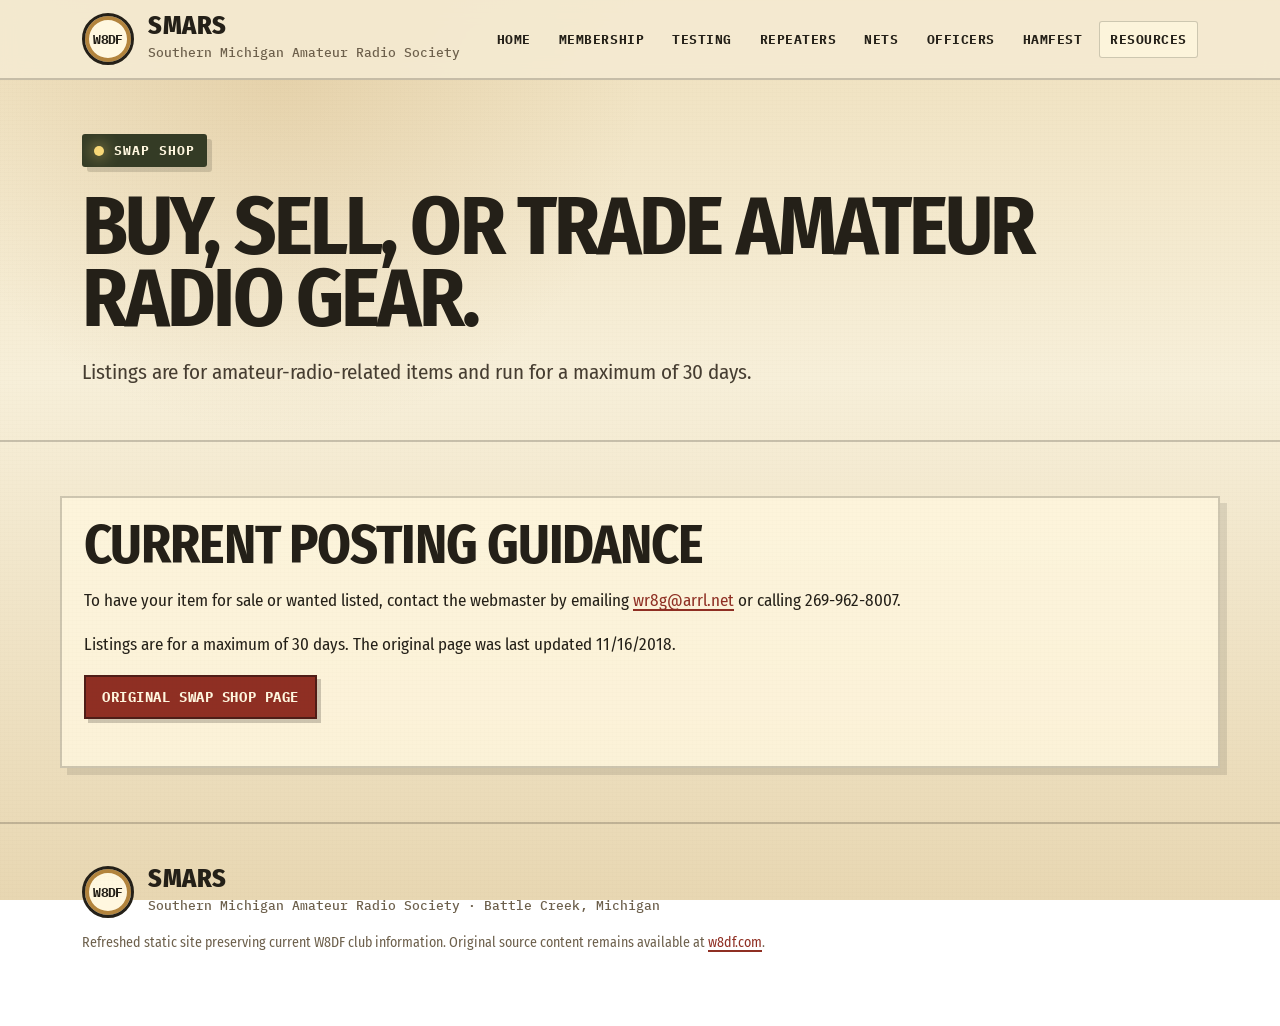
<file: swap-shop.html>
<!doctype html><html lang="en"><head><meta charset="utf-8"><meta name="viewport" content="width=device-width,initial-scale=1"><title>Swap Shop — SMARS W8DF</title><meta name="description" content="Southern Michigan Amateur Radio Society W8DF"><link rel="preconnect" href="https://fonts.googleapis.com"><link rel="preconnect" href="https://fonts.gstatic.com" crossorigin><link href="https://fonts.googleapis.com/css2?family=Fira+Sans+Condensed:wght@400;500;600;700;800&family=Special+Elite&family=IBM+Plex+Mono:wght@400;500;600;700&display=swap" rel="stylesheet"><link rel="stylesheet" href="styles.css"></head><body><header><div class="container nav"><a class="brand" href="index.html"><span class="badge">W8DF</span><span><strong>SMARS</strong><small>Southern Michigan Amateur Radio Society</small></span></a><nav class="links"><a class="" href="index.html">Home</a><a class="" href="membership.html">Membership</a><a class="" href="testing.html">Testing</a><a class="" href="repeaters.html">Repeaters</a><a class="" href="nets.html">Nets</a><a class="" href="officers.html">Officers</a><a class="" href="hamfest.html">Hamfest</a><a class="active" href="resources.html">Resources</a></nav></div></header><section class="page-title"><div class="container"><span class="kicker"><i class="lamp"></i>Swap Shop</span><h1>Buy, sell, or trade amateur radio gear.</h1><p class="lead">Listings are for amateur-radio-related items and run for a maximum of 30 days.</p></div></section><main><section class="section"><div class="container panel"><h2>Current posting guidance</h2><p>To have your item for sale or wanted listed, contact the webmaster by emailing <a href="mailto:wr8g@arrl.net">wr8g@arrl.net</a> or calling 269-962-8007.</p><p>Listings are for a maximum of 30 days. The original page was last updated 11/16/2018.</p><p><a class="button" href="https://w8df.com/index.php?content=swap_shop" target="_blank" rel="noopener noreferrer">Original Swap Shop page</a></p></div></section></main><footer class="footer"><div class="container"><div class="brand"><span class="badge">W8DF</span><span><strong>SMARS</strong><small>Southern Michigan Amateur Radio Society · Battle Creek, Michigan</small></span></div><p class="small">Refreshed static site preserving current W8DF club information. Original source content remains available at <a href="https://w8df.com/" target="_blank" rel="noopener noreferrer">w8df.com</a>.</p></div></footer></body></html>
</file>
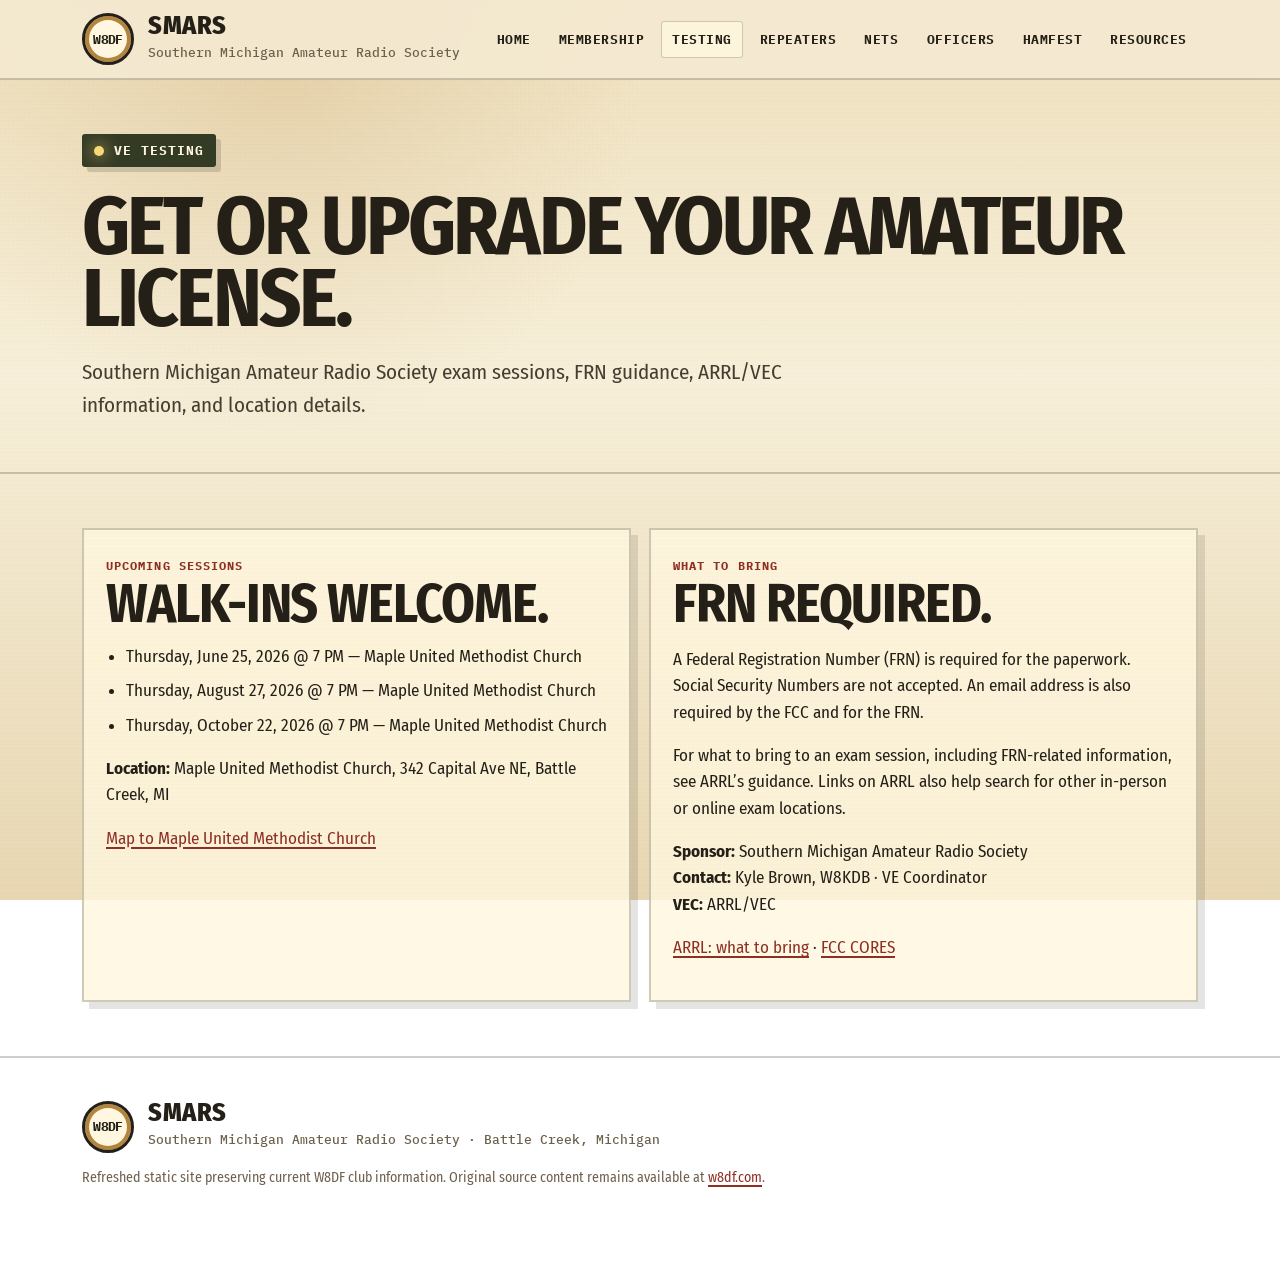
<file: testing.html>
<!doctype html><html lang="en"><head><meta charset="utf-8"><meta name="viewport" content="width=device-width,initial-scale=1"><title>VE Testing — SMARS W8DF</title><meta name="description" content="Southern Michigan Amateur Radio Society W8DF"><link rel="preconnect" href="https://fonts.googleapis.com"><link rel="preconnect" href="https://fonts.gstatic.com" crossorigin><link href="https://fonts.googleapis.com/css2?family=Fira+Sans+Condensed:wght@400;500;600;700;800&family=Special+Elite&family=IBM+Plex+Mono:wght@400;500;600;700&display=swap" rel="stylesheet"><link rel="stylesheet" href="styles.css"></head><body><header><div class="container nav"><a class="brand" href="index.html"><span class="badge">W8DF</span><span><strong>SMARS</strong><small>Southern Michigan Amateur Radio Society</small></span></a><nav class="links"><a class="" href="index.html">Home</a><a class="" href="membership.html">Membership</a><a class="active" href="testing.html">Testing</a><a class="" href="repeaters.html">Repeaters</a><a class="" href="nets.html">Nets</a><a class="" href="officers.html">Officers</a><a class="" href="hamfest.html">Hamfest</a><a class="" href="resources.html">Resources</a></nav></div></header><section class="page-title"><div class="container"><span class="kicker"><i class="lamp"></i>VE Testing</span><h1>Get or upgrade your amateur license.</h1><p class="lead">Southern Michigan Amateur Radio Society exam sessions, FRN guidance, ARRL/VEC information, and location details.</p></div></section><main><section class="section"><div class="container grid two"><article class="panel"><span class="label">Upcoming sessions</span><h2>Walk-ins welcome.</h2><ul class="list"><li>Thursday, June 25, 2026 @ 7 PM — Maple United Methodist Church</li><li>Thursday, August 27, 2026 @ 7 PM — Maple United Methodist Church</li><li>Thursday, October 22, 2026 @ 7 PM — Maple United Methodist Church</li></ul><p><b>Location:</b> Maple United Methodist Church, 342 Capital Ave NE, Battle Creek, MI</p><p><a href="https://maps.google.com/?q=Maple+United+Methodist+Church+342+Capital+Ave+NE+Battle+Creek+MI" target="_blank" rel="noopener noreferrer">Map to Maple United Methodist Church</a></p></article><article class="panel"><span class="label">What to bring</span><h2>FRN required.</h2><p>A Federal Registration Number (FRN) is required for the paperwork. Social Security Numbers are not accepted. An email address is also required by the FCC and for the FRN.</p><p>For what to bring to an exam session, including FRN-related information, see ARRL’s guidance. Links on ARRL also help search for other in-person or online exam locations.</p><p><b>Sponsor:</b> Southern Michigan Amateur Radio Society<br><b>Contact:</b> Kyle Brown, W8KDB · VE Coordinator<br><b>VEC:</b> ARRL/VEC</p><p><a href="https://www.arrl.org/what-to-bring-to-an-exam-session" target="_blank" rel="noopener noreferrer">ARRL: what to bring</a> · <a href="https://apps.fcc.gov/cores/" target="_blank" rel="noopener noreferrer">FCC CORES</a></p></article></div></section></main><footer class="footer"><div class="container"><div class="brand"><span class="badge">W8DF</span><span><strong>SMARS</strong><small>Southern Michigan Amateur Radio Society · Battle Creek, Michigan</small></span></div><p class="small">Refreshed static site preserving current W8DF club information. Original source content remains available at <a href="https://w8df.com/" target="_blank" rel="noopener noreferrer">w8df.com</a>.</p></div></footer></body></html>
</file>
<file: styles.css>
:root{--paper:#f4ead2;--paper2:#e7d6b1;--ink:#242018;--muted:#6d604c;--olive:#59613b;--olive2:#343b25;--red:#8f2f23;--brass:#b3843d;--cream:#fff7df;--line:rgba(36,32,24,.22);--shadow:0 22px 70px rgba(52,43,28,.24);--mono:'IBM Plex Mono',monospace;--head:'Fira Sans Condensed',system-ui,sans-serif;--body:'Fira Sans Condensed',system-ui,sans-serif}*{box-sizing:border-box}html{scroll-behavior:smooth}body{margin:0;color:var(--ink);font-family:var(--body);font-size:17px;line-height:1.55;background:radial-gradient(circle at 22% 8%,rgba(179,132,61,.18),transparent 28%),linear-gradient(180deg,#efe0bd,#f7efd9 42%,#e8d7b2);background-attachment:fixed}body:before{content:"";position:fixed;inset:0;pointer-events:none;opacity:.26;background-image:linear-gradient(rgba(36,32,24,.035) 1px,transparent 1px),linear-gradient(90deg,rgba(36,32,24,.025) 1px,transparent 1px);background-size:4px 4px;mix-blend-mode:multiply}.container{max-width:1160px;margin:auto;padding:0 22px}a{color:var(--red);text-decoration-thickness:2px;text-underline-offset:3px}header{position:sticky;top:0;z-index:20;background:rgba(244,234,210,.9);backdrop-filter:blur(10px);border-bottom:2px solid var(--line)}.nav{min-height:78px;display:flex;justify-content:space-between;align-items:center;gap:16px}.brand{display:flex;gap:14px;align-items:center;text-decoration:none;color:var(--ink)}.badge{width:52px;height:52px;border:3px solid var(--ink);border-radius:50%;display:grid;place-items:center;background:var(--cream);box-shadow:inset 0 0 0 4px var(--brass);font:800 13px var(--mono);letter-spacing:-.04em}.brand strong{display:block;font:800 26px/1 var(--head);letter-spacing:.02em}.brand small{font:500 13px var(--mono);color:var(--muted)}.links{display:flex;gap:6px;flex-wrap:wrap;justify-content:flex-end}.links a{color:var(--ink);font:700 13px var(--mono);text-decoration:none;text-transform:uppercase;letter-spacing:.04em;padding:9px 10px;border:1px solid transparent;border-radius:3px}.links a:hover,.links a.active{border-color:var(--line);background:rgba(255,247,223,.75)}.hero{position:relative;overflow:hidden;padding:72px 0 54px;border-bottom:2px solid var(--line)}.hero:after{content:"CQ CQ CQ • W8DF • BATTLE CREEK • 146.660 • SMARS";position:absolute;left:-2%;right:-2%;bottom:10px;color:rgba(36,32,24,.11);font:800 clamp(24px,5vw,68px) var(--mono);white-space:nowrap;letter-spacing:.06em}.hero-grid{display:grid;grid-template-columns:minmax(0,1fr) 350px;gap:42px;align-items:center;position:relative;z-index:1}.kicker{display:inline-flex;align-items:center;gap:10px;background:var(--olive2);color:var(--cream);padding:8px 12px;border-radius:3px;font:700 13px var(--mono);letter-spacing:.08em;text-transform:uppercase;box-shadow:5px 5px 0 rgba(36,32,24,.16)}.lamp{width:10px;height:10px;border-radius:50%;background:#f9d978;box-shadow:0 0 16px #f9d978}h1{font-family:var(--head);font-size:clamp(46px,8vw,90px);line-height:.88;letter-spacing:-.035em;margin:24px 0 18px;text-transform:uppercase}h2{font-family:var(--head);font-size:clamp(32px,5vw,54px);line-height:.95;text-transform:uppercase;letter-spacing:-.02em;margin:0 0 14px}h3{font-family:var(--head);font-size:24px;line-height:1.05;text-transform:uppercase;margin:0 0 10px}.lead{font-size:21px;max-width:760px;color:#463d31}.button{display:inline-flex;align-items:center;justify-content:center;min-height:44px;padding:11px 16px;margin:0 8px 8px 0;background:var(--red);color:var(--cream);border:2px solid #4f1d17;box-shadow:4px 4px 0 rgba(36,32,24,.22);text-decoration:none;font:800 14px var(--mono);text-transform:uppercase;letter-spacing:.04em}.button.alt{background:var(--cream);color:var(--ink);border-color:var(--ink)}.radio-card{background:linear-gradient(145deg,#5d6245,#303622);border:4px solid #211d15;border-radius:18px;padding:22px;color:var(--cream);box-shadow:var(--shadow),inset 0 0 0 3px rgba(255,247,223,.15);position:relative}.radio-card:before{content:"";display:block;height:120px;border-radius:70px 70px 20px 20px;background:repeating-linear-gradient(90deg,#d8d0bd 0 8px,#2a2a2a 8px 11px);border:5px solid #15130e;margin-bottom:18px}.freq{font:800 42px var(--mono);color:#f6d16b}.meter{height:16px;background:linear-gradient(90deg,#4d9f5b,#d6bf65,#9b3028);border:2px solid #16140f;margin:13px 0}.quick{display:grid;gap:10px}.quick div{display:flex;justify-content:space-between;border-top:1px dashed rgba(255,247,223,.35);padding-top:8px}.quick b{font-family:var(--mono);font-size:12px;color:#f6d16b;text-transform:uppercase}.microphone{width:138px;height:210px;margin:0 auto 18px;position:relative}.microphone .head{width:118px;height:142px;margin:auto;border:5px solid #222;border-radius:55px 55px 36px 36px;background:linear-gradient(90deg,#d8d4c8,#8d8b83 45%,#f3f0e6 55%,#77766f);position:relative;overflow:hidden;box-shadow:inset 0 0 0 6px rgba(0,0,0,.1)}.microphone .head:before{content:"";position:absolute;inset:16px 12px;background:repeating-linear-gradient(0deg,transparent 0 11px,rgba(0,0,0,.55) 12px 15px),repeating-linear-gradient(90deg,transparent 0 12px,rgba(0,0,0,.35) 13px 15px)}.microphone .stem{width:24px;height:55px;background:#333;margin:-4px auto 0}.microphone .base{width:108px;height:18px;background:#333;border-radius:50%;margin:auto}.section{padding:54px 0}.section-head{display:flex;justify-content:space-between;align-items:end;gap:24px;margin-bottom:22px}.section-head p{max-width:650px;color:var(--muted);margin:0}.grid{display:grid;gap:18px}.three{grid-template-columns:repeat(3,1fr)}.two{grid-template-columns:repeat(2,1fr)}.four{grid-template-columns:repeat(4,1fr)}.card,.panel{background:rgba(255,247,223,.82);border:2px solid var(--line);padding:22px;box-shadow:5px 5px 0 rgba(36,32,24,.10)}.panel{box-shadow:7px 7px 0 rgba(36,32,24,.12)}.label{font:800 12px var(--mono);letter-spacing:.09em;color:var(--red);text-transform:uppercase}.big{font:800 22px var(--mono);color:var(--olive2)}.table{border:2px solid var(--line);background:var(--cream);box-shadow:5px 5px 0 rgba(36,32,24,.10);overflow:auto}.row{display:grid;grid-template-columns:1fr 1fr 1.2fr;gap:12px;padding:14px 16px;border-top:1px dashed var(--line)}.row:first-child{border-top:0;background:var(--olive2);color:var(--cream);font:800 13px var(--mono);text-transform:uppercase}.pill{display:inline-block;background:var(--olive);color:var(--cream);font:700 12px var(--mono);padding:4px 8px;border-radius:2px}.officer strong{display:block;font:800 20px var(--head);text-transform:uppercase}.officer span{font:700 15px var(--mono);color:var(--red)}.list{margin:8px 0 0;padding-left:20px}.list li{margin:8px 0}.page-title{padding:54px 0 30px;border-bottom:2px solid var(--line)}.page-title h1{font-size:clamp(48px,7vw,82px)}.callout{border-left:10px solid var(--red);background:rgba(255,247,223,.7);padding:20px;margin:22px 0;box-shadow:5px 5px 0 rgba(36,32,24,.10)}.archive{columns:3 240px}.archive h3{break-after:avoid}.archive p{break-inside:avoid}.footer{padding:42px 0 58px;border-top:2px solid var(--line);color:var(--muted)}.small{font-size:14px;color:var(--muted)}@media(max-width:920px){.hero-grid,.two,.three,.four{grid-template-columns:1fr}.links{display:none}.section-head{display:block}.row{grid-template-columns:1fr}.hero{padding-top:46px}.radio-card{max-width:390px}.brand strong{font-size:22px}.archive{columns:1}}
</file>
